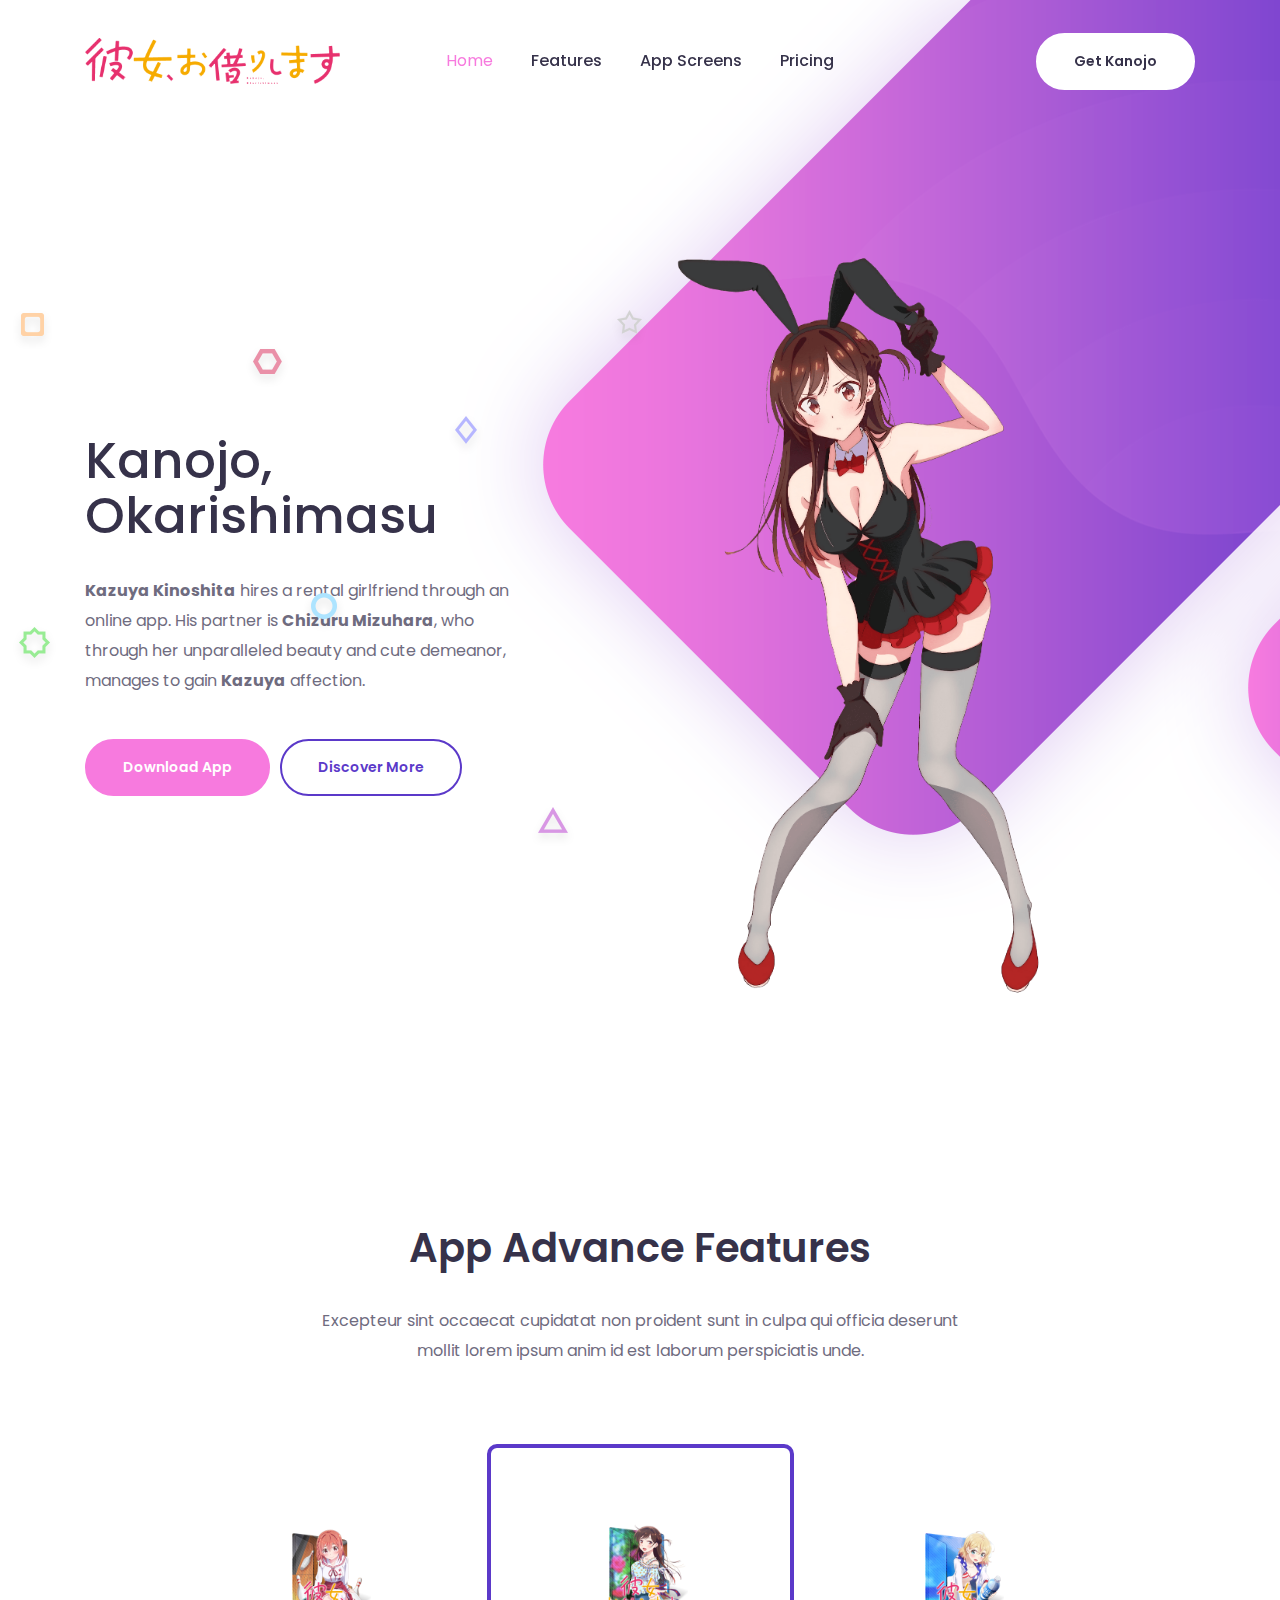
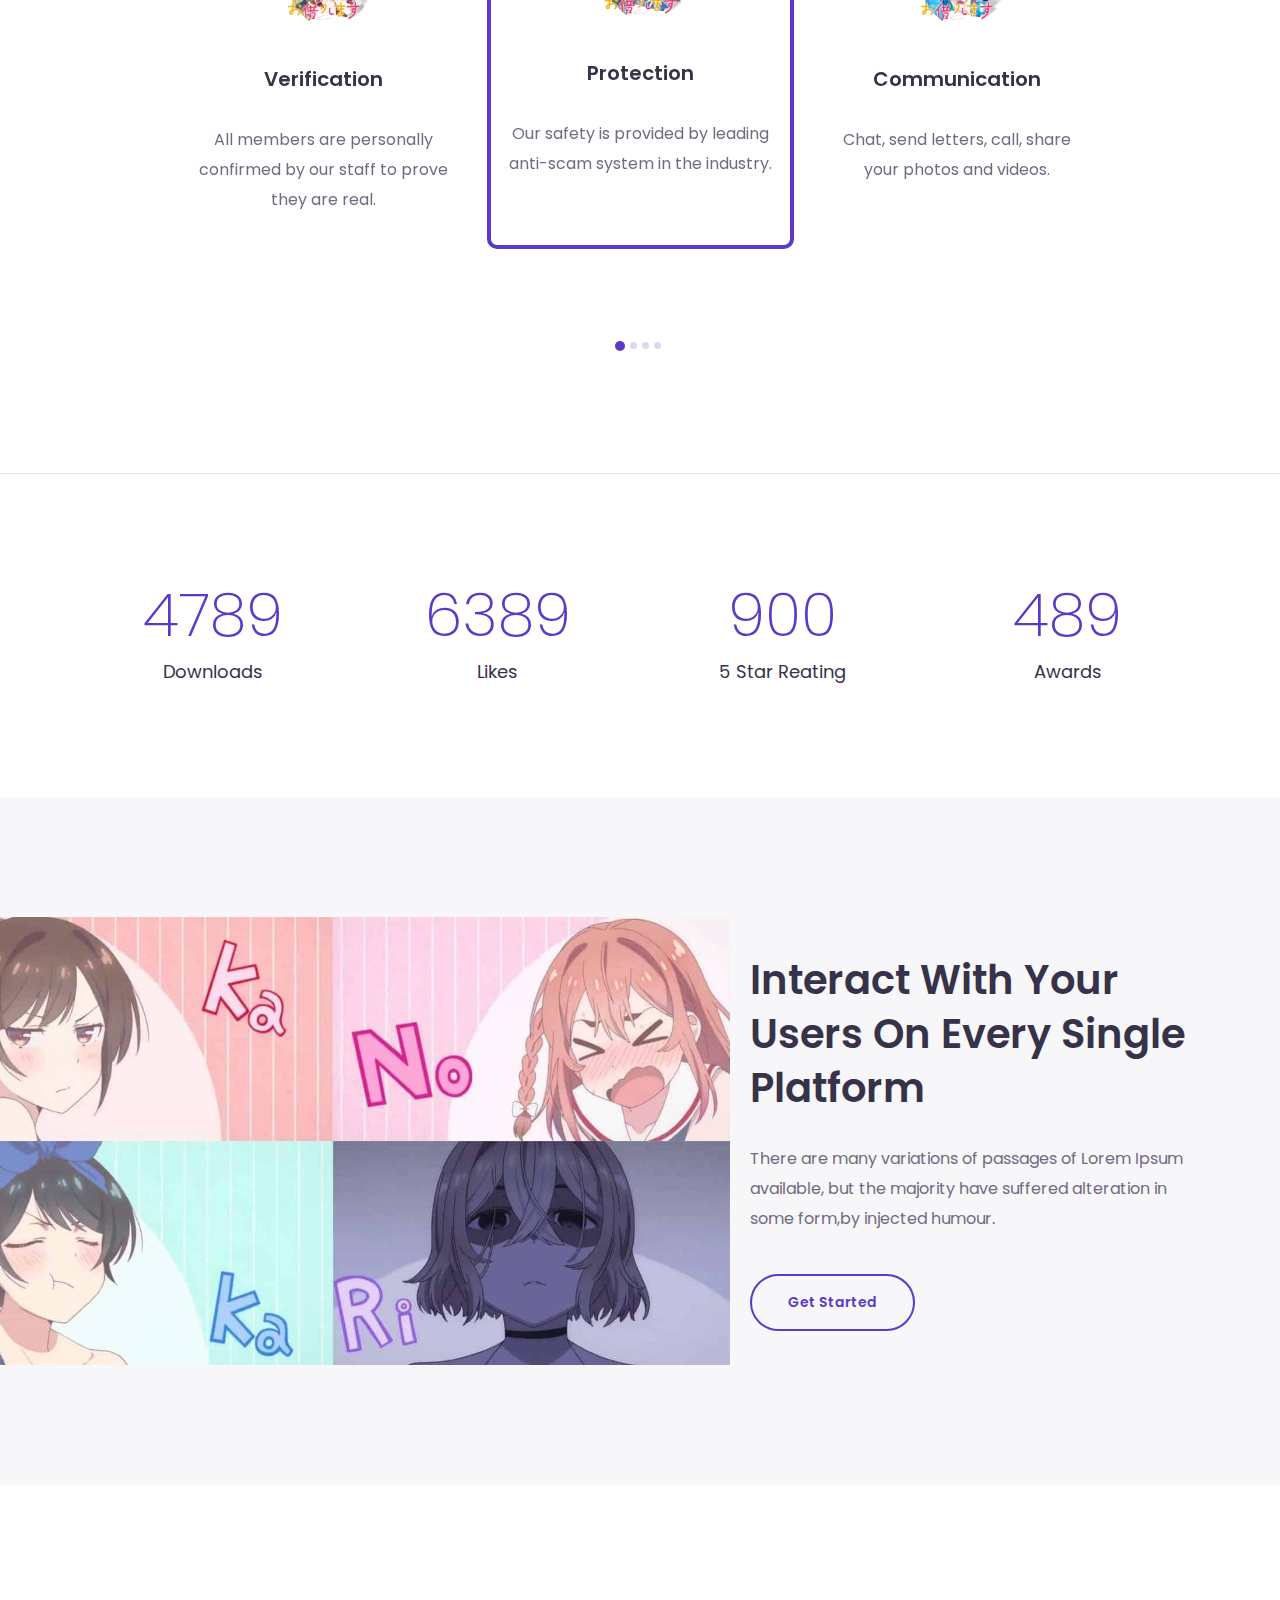
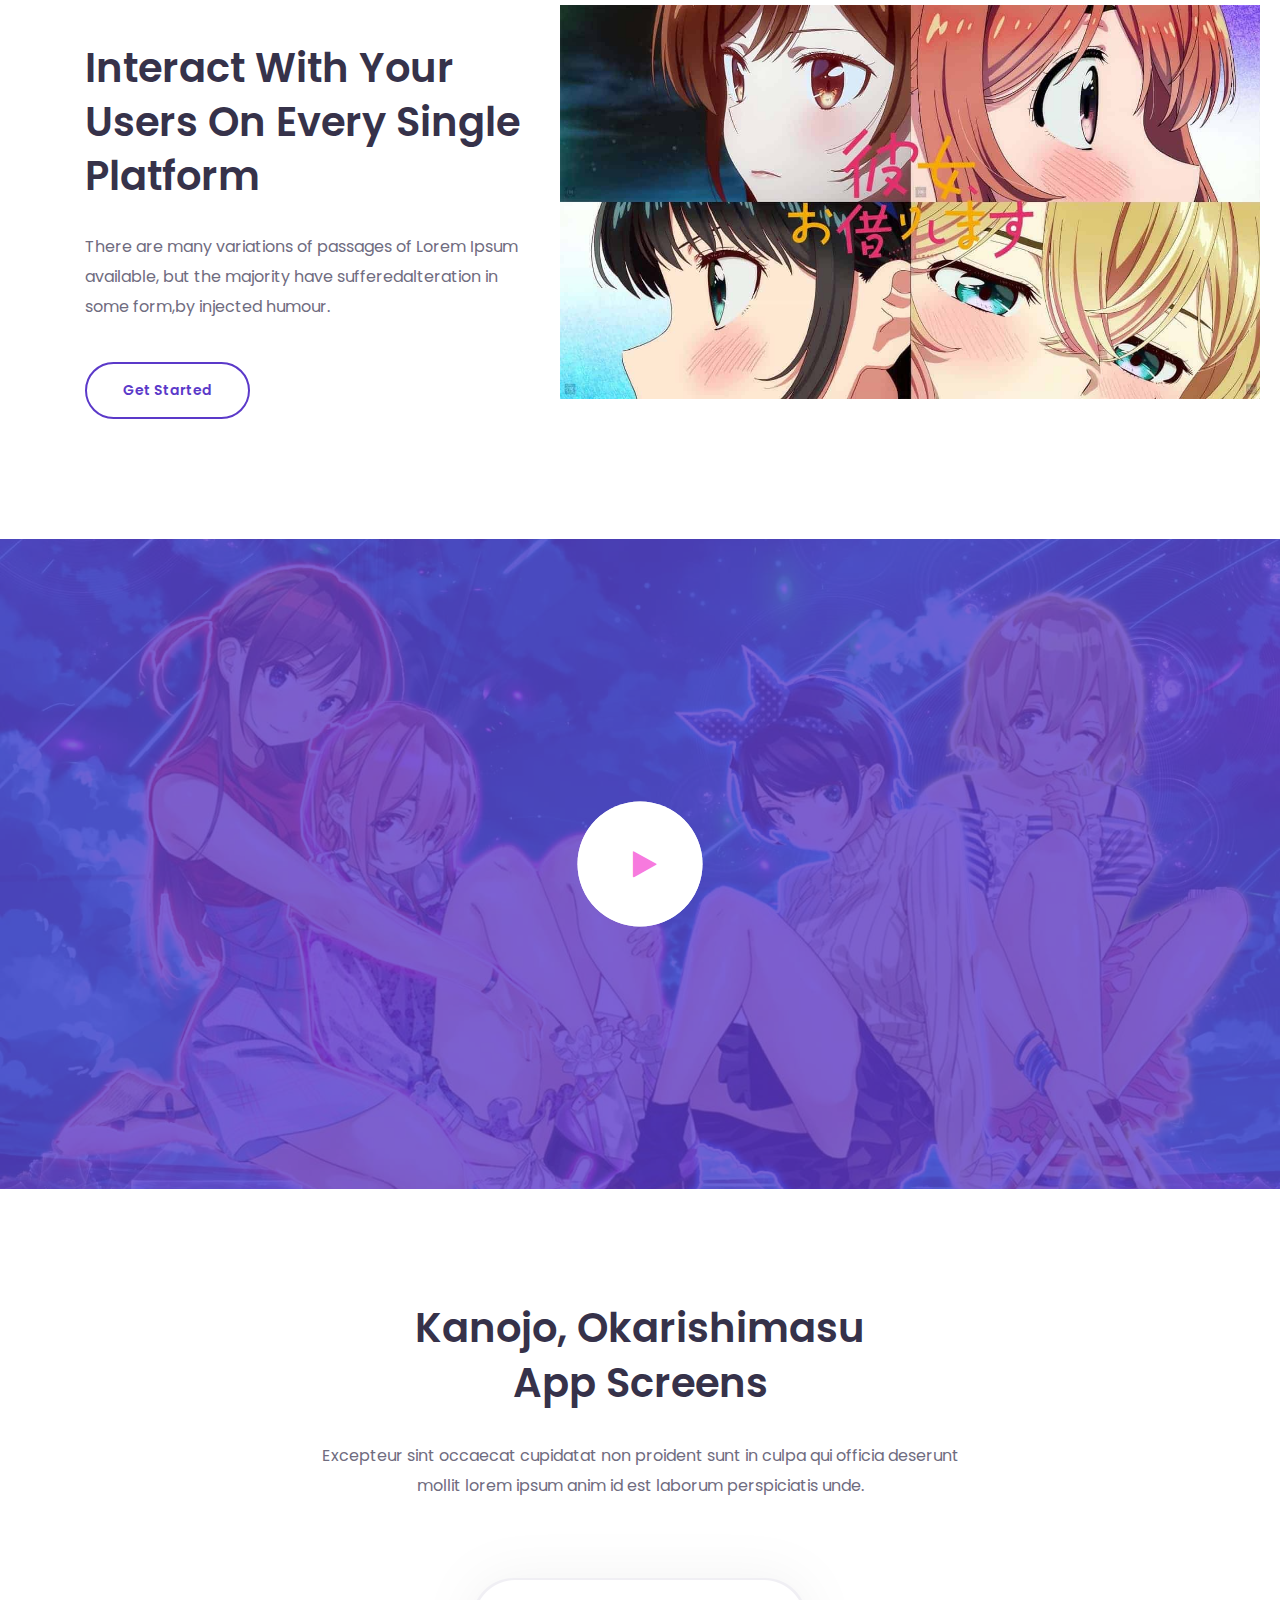
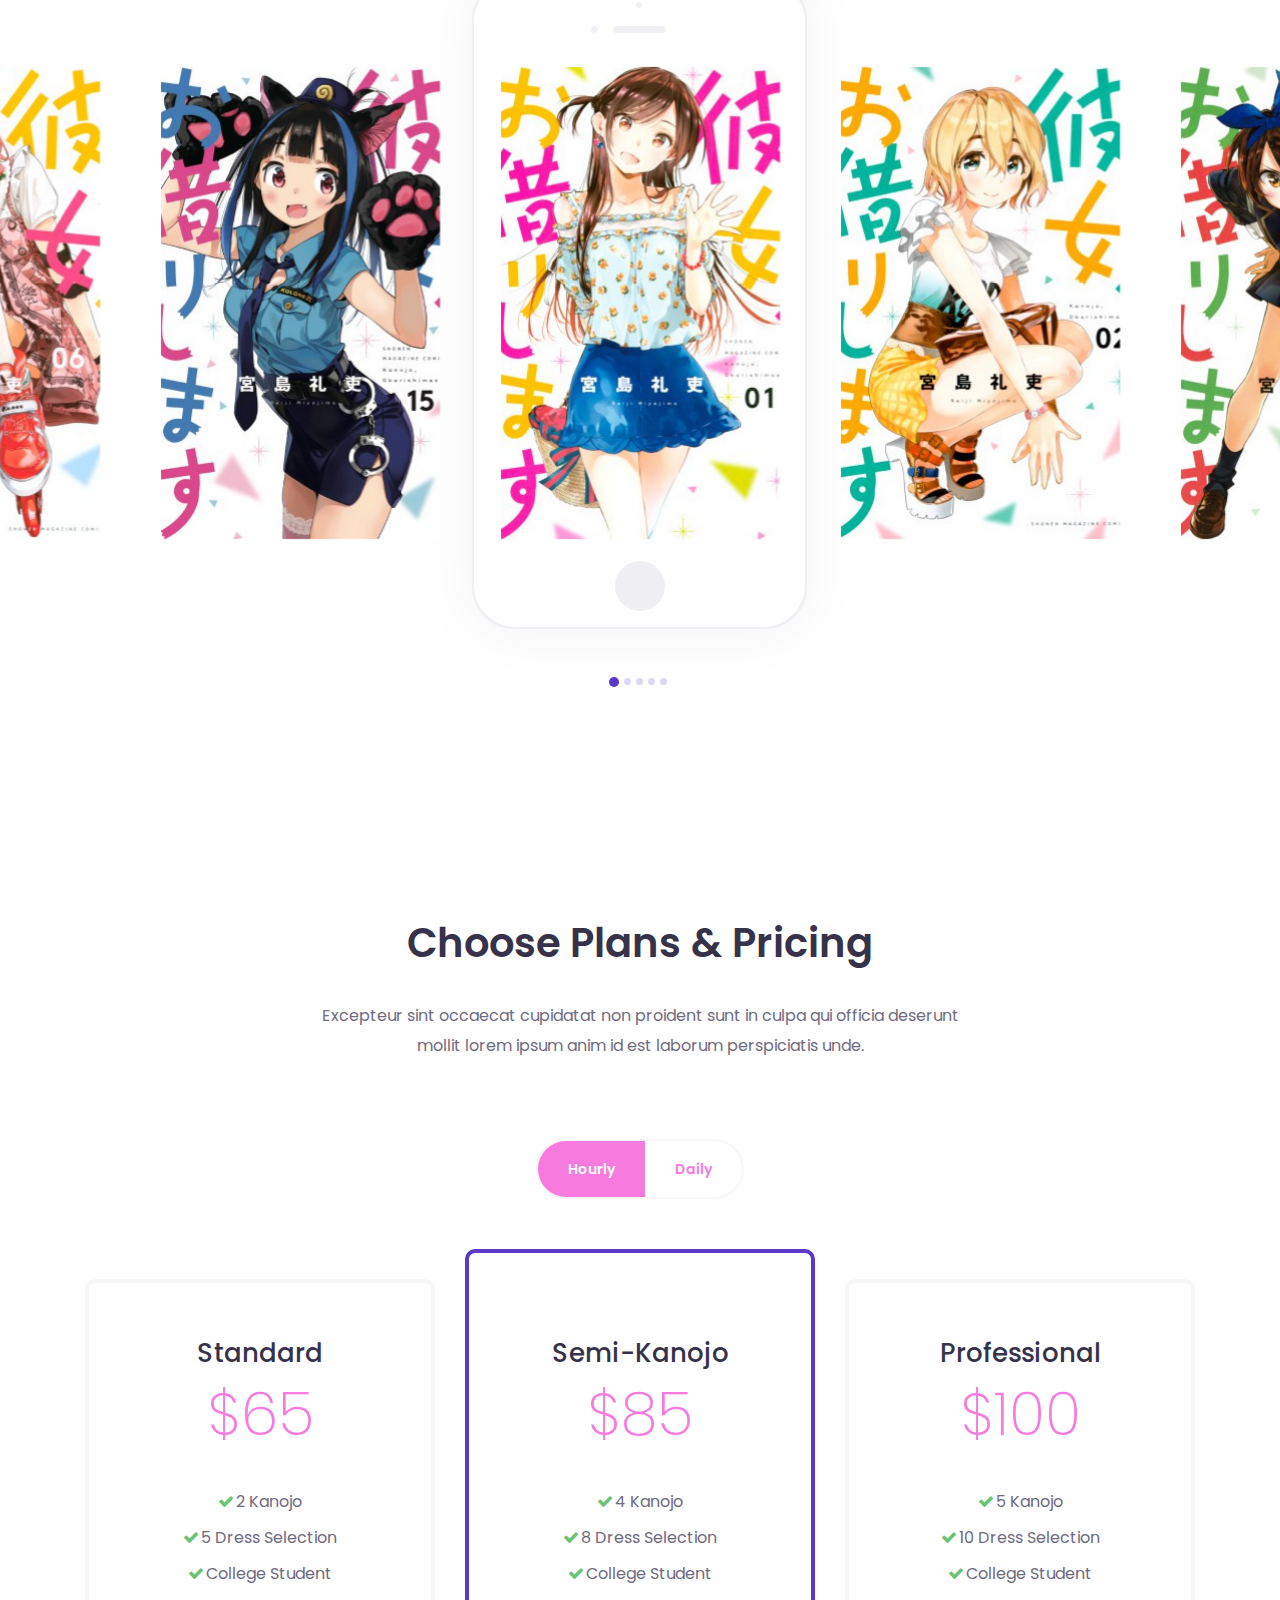
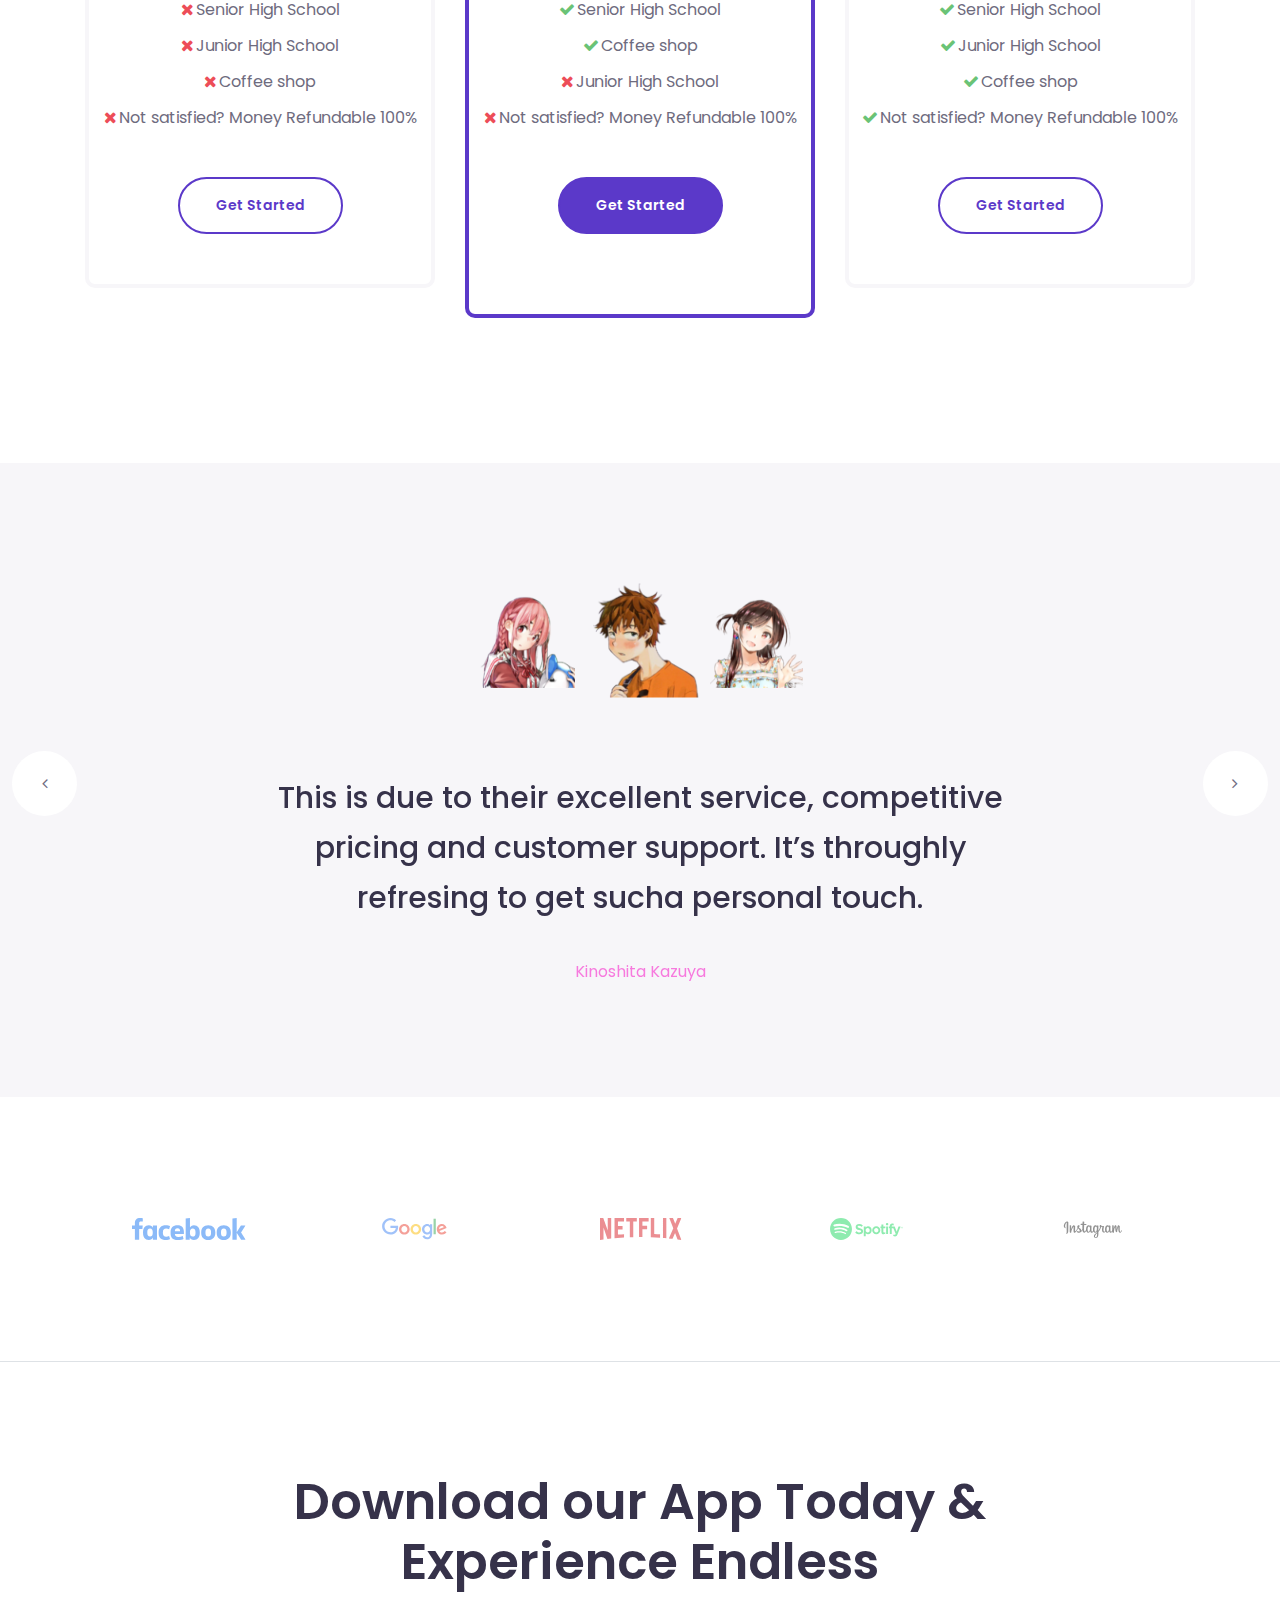
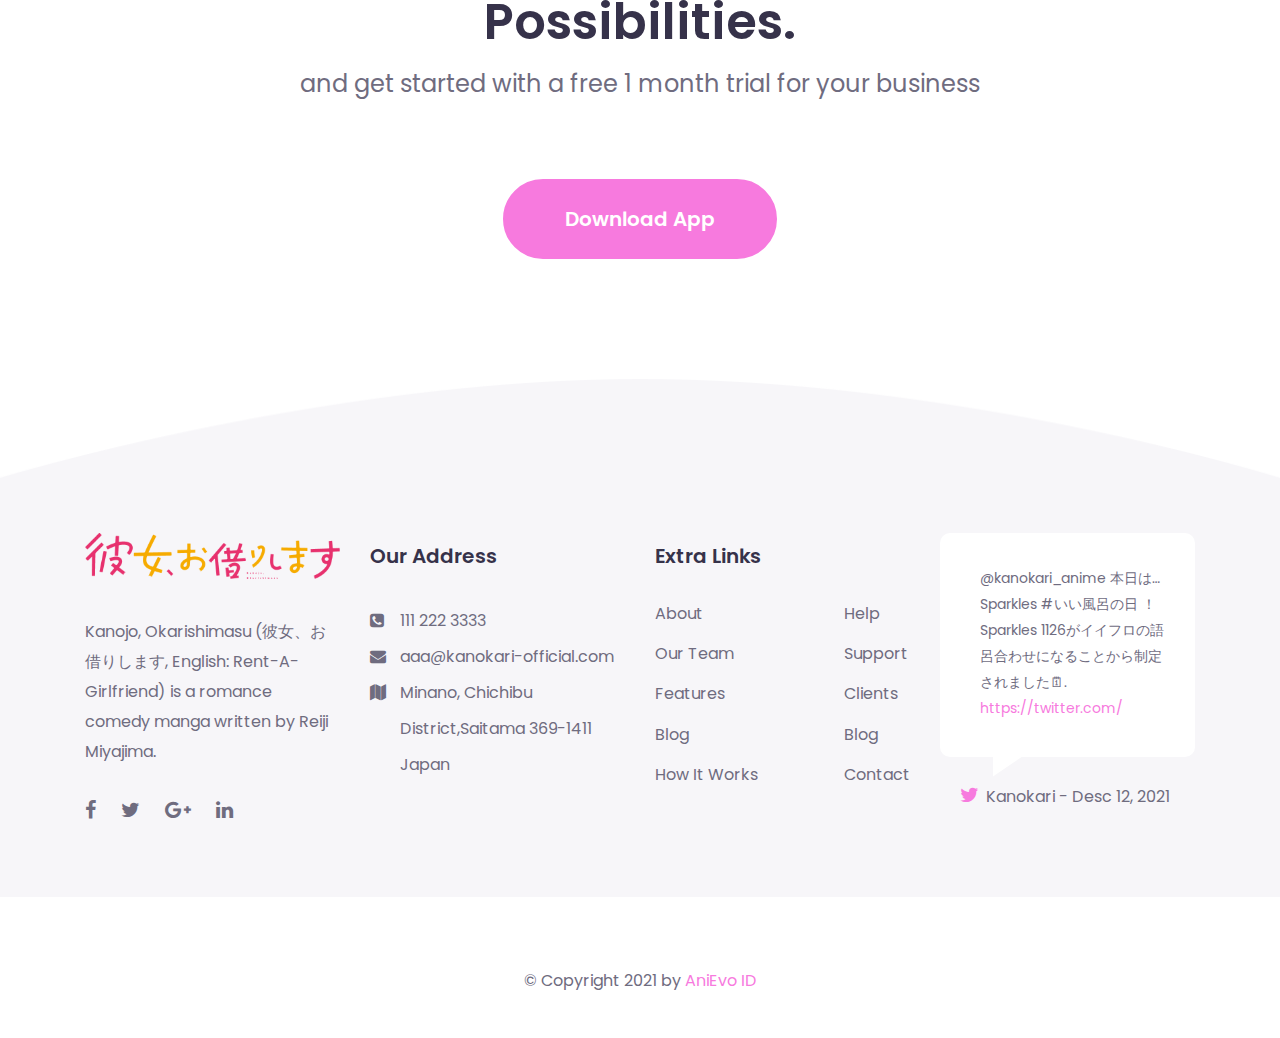
<file: index.html>
<!DOCTYPE html><html lang="en"><head><meta charset="utf-8"><meta name="viewport" content="width=device-width, initial-scale=1, shrink-to-fit=no"><meta http-equiv="X-UA-Compatible" content="IE=edge"><title>Kanojo, Okarishimasu</title><link rel="shortcut icon" type="image/png" href="assets/img/image/kanojo__okarishimasu___chizuru_ichinose_folder_by_edgina36_ddyiq8b.svg"><link href="https://fonts.googleapis.com/css?family=Poppins:200,300,400,500,600,700" rel="stylesheet"><link rel="stylesheet" href="assets/css/bootstrap.min.css"><link rel="stylesheet" href="assets/css/font-awesome.min.css"><link rel="stylesheet" href="assets/plugins/owl-carousel/owl.carousel.min.css"><link rel="stylesheet" href="assets/plugins/Magnific-Popup/magnific-popup.css"><link rel="stylesheet" href="assets/css/style.css"><link rel="stylesheet" href="assets/css/responsive.css"><link rel="stylesheet" href="assets/css/custom.css"></head><body id="home"><div class="preLoader"><div class="preload-inner"><div class="sk-cube-grid"><div class="sk-cube sk-cube1"></div><div class="sk-cube sk-cube2"></div><div class="sk-cube sk-cube3"></div><div class="sk-cube sk-cube4"></div><div class="sk-cube sk-cube5"></div><div class="sk-cube sk-cube6"></div><div class="sk-cube sk-cube7"></div><div class="sk-cube sk-cube8"></div><div class="sk-cube sk-cube9"></div></div></div></div><header class="header"><div class="main-header"><div class="main-menu-wrap"><div class="container"><div class="row align-items-center"><div class="col-xl-3 col-lg-3 col-md-4 col-6"><div class="logo"><a href="javascript:;"><img src="assets/img/image/Kanojo, Okarishimasu.png" data-rjs="2" alt="jironis"></a></div></div><div class="col-xl-6 col-lg-6 col-md-4 col-6 menu-button"><div class="menu--inner-area clearfix"><div class="menu-wraper"><nav><div class="header-menu dosis"><ul><li class="active"><a href="#home">Home</a></li><li><a href="#features">Features</a></li><li><a href="#app">App Screens</a></li><li><a href="#pricing">Pricing</a></li></li></ul></div></nav></div></div></div><div class="col-lg-3 col-md-4 col-sm-5 d-md-block d-none"><div class="urgent-call text-right"> <a href="#" class="btn">Get Kanojo</a></div></div></div></div></div></div></header><div class="banner-area-inner"><div class="banner-inner-area banner-area1"><div class="container"><div class="row align-items-center"><div class="col-md-8 col-lg-6 col-xl-5"><div class="banner-text-inner"><div class="banner-shape-wrap"><div class="banner-shape-inner"><img src="assets/img/banner/shaps1.png" alt="" class='shape shape1 rotate3d'><img src="assets/img/banner/shaps2.png" alt="" class='shape shape2 rotate2d'><img src="assets/img/banner/shaps3.png" alt="" class='shape shape3 rotate-2d'><img src="assets/img/banner/shaps4.png" alt="" class='shape shape4 rotate3d'><img src="assets/img/banner/shaps5.png" alt="" class='shape shape5 rotate2d'><img src="assets/img/banner/shaps6.png" alt="" class='shape shape6 rotate-2d'><img src="assets/img/banner/shaps7.png" alt="" class='shape shape7 rotate3d'></div></div><h1>Kanojo, Okarishimasu</h1><p><strong>Kazuya Kinoshita</strong> hires a rental girlfriend through an online app. His partner is <strong>Chizuru Mizuhara</strong>, who through her unparalleled beauty and cute demeanor, manages to gain <strong>Kazuya</strong> affection.</p><a href="#" class="btn">Download App</a><a href="#" class="btn">Discover More</a></div></div><div class="col-lg-5 offset-lg-1 col-md-4 offse-xl-2"><div class="banner-image"><img src="assets/img/image/Mizuhara-Chizuru.png" alt=""></div></div></div></div></div></div><section class="pb-110 pt-120" id='features'><div class="container"><div class="row justify-content-center"><div class="col-md-12 col-lg-8"><div class="section-title text-center"><h2>App Advance Features</h2><p>Excepteur sint occaecat cupidatat non proident sunt in culpa qui officia deserunt mollit lorem ipsum anim id est laborum perspiciatis unde.</p></div></div></div><div class="row justify-content-center"><div class="col-xl-10 col-lg-12"><div class="feature-carousel owl-carousel"><div class="single-feature-inner text-center"><div class="feature-icon"><img src="assets/img/image/kanojo__okarishimasu___chizuru_ichinose_folder_by_edgina36_ddyiq8b.ico" class="svg" alt=""></div><h5>Protection</h5><p>Our safety is provided by leading anti-scam system in the industry.</p></div><div class="single-feature-inner text-center"><div class="feature-icon"><img src="assets/img/image/kanojo__okarishimasu___mami_nanami_folder_icon_by_edgina36_ddyiqkd.ico" class="svg" alt=""></div><h5>Communication</h5><p>Chat, send letters, call, share your photos and videos.</p></div><div class="single-feature-inner text-center"><div class="feature-icon"><img src="assets/img/image/kanojo__okarishimasu___ruka_sarashina_folder_icon_by_edgina36_ddyiqeq.ico" class="svg" alt=""></div><h5>Free</h5><p>Message anyone, anytime, always free.</p></div><div class="single-feature-inner text-center"><div class="feature-icon"><img src="assets/img/image/kanojo__okarishimasu___sumi_sakurasawa_folder_icon_by_edgina36_ddyiqo4.ico" class="svg" alt=""></div><h5>Verification</h5><p>All members are personally confirmed by our staff to prove they are real.</p></div></div></div></div></div></section><section class="border-top pt-120 pb-80"><div class="container"><div class="row"><div class="col-md-3 col-sm-6"><div class="single-counter text-center"><span class="counter">4789</span><p>Downloads</p></div></div><div class="col-md-3 col-sm-6"><div class="single-counter text-center"><span class="counter">6389</span><p>Likes</p></div></div><div class="col-md-3 col-sm-6"><div class="single-counter text-center"><span class="counter">900</span><p>5 Star Reating</p></div></div><div class="col-md-3 col-sm-6"><div class="single-counter text-center"><span class="counter">489</span><p>Awards</p></div></div></div></div></section><section class="bg-2 pt-120 pb-120"><div class="container"><div class="row"><div class="col-lg-7 col-sm-7"><div class="user-interact-image"><img src="assets/img/image/uwp32650.jpg" alt=""></div></div><div class="col-lg-5 col-sm-5"><div class="user-interact-inner"><br/><h2>Interact With Your Users On Every Single Platform</h2><p>There are many variations of passages of Lorem Ipsum available, but the majority have suffered alteration in some form,by injected humour.</p><a href="#" class="btn">Get Started</a></div></div></div></div></section><section class="pt-120 pb-120"><div class="container"><div class="row"><div class="col-lg-5 col-sm-5"><div class="user-interact-inner"><br/><h2>Interact With Your Users On Every Single Platform</h2><p>There are many variations of passages of Lorem Ipsum available, but the majority have sufferedalteration in some form,by injected humour.</p><a href="#" class="btn">Get Started</a></div></div><div class="col-lg-7 col-sm-7"><div class="user-interact-image type2"><img src="assets/img/image/uwp32651.jpg" alt=""></div></div></div></div></section><section class="app-video" style="background-image: url('assets/img/image/499bd74d10448a19f9bec92703b579e6.jpg'); background-size: cover; background-position: 0% 28%; background-repeat: no-repeat; position: relative;"><div class="container"><div class="row"><div class="col-12"><div class="theme-video-wrap"><a href="https://www.youtube.com/watch?v=uIfxrlJg0Jw" class="video-btn" data-popup="video"><i class="fa fa-play"></i></a></div></div></div></div></section><section class="pt-120 pb-115" id='app'><div class="container"><div class="row justify-content-center"><div class="col-md-12 col-lg-8"><div class="section-title text-center"><h2>Kanojo, Okarishimasu<br/>App Screens</h2><p>Excepteur sint occaecat cupidatat non proident sunt in culpa qui officia deserunt mollit lorem ipsum anim id est laborum perspiciatis unde.</p></div></div></div></div><div class="app-scrin-inner"><div class="app-carousel-inner"><div class="app-carousel owl-carousel"><div class="single-app-image"><img src="assets/img/image/Kanojo, Okarishimasu - Frame1.jpg" data-rjs="2" alt=""></div><div class="single-app-image"><img src="assets/img/image/Kanojo, Okarishimasu - Frame2.jpg" data-rjs="2" alt=""></div><div class="single-app-image"><img src="assets/img/image/Kanojo, Okarishimasu - Frame3.jpg" data-rjs="2" alt=""></div><div class="single-app-image"><img src="assets/img/image/Kanojo, Okarishimasu - Frame4.jpg" data-rjs="2" alt=""></div><div class="single-app-image"><img src="assets/img/image/Kanojo, Okarishimasu - Frame5.jpg" data-rjs="2" alt=""></div></div></div></div></section><section class="pt-120 pb-115" id='pricing'><div class="container"><div class="row justify-content-center"><div class="col-md-12 col-lg-8"><div class="section-title text-center"><h2>Choose Plans & Pricing</h2><p>Excepteur sint occaecat cupidatat non proident sunt in culpa qui officia deserunt mollit lorem ipsum anim id est laborum perspiciatis unde.</p></div></div></div><div class="row"><div class="col-12"><div class="price-nav-wrap"><div class="price--nav-inner"><nav><div class="nav info-tabs"><a class="price--nav-item active" id="nav-contact-tab" data-toggle="tab" href="#month">Hourly</a><a class="price--nav-item" data-toggle="tab" href="#year">Daily</a></div></nav></div></div><div class="tab-content price-content"><div class="tab-pane fade active show" id="month" role="tabpanel"><div class="row"><div class="col-md-6 col-lg-4"><div class="single-price-plan text-center"><div class="single-price-top"><h4>Standard</h4><span>$65</span></div><div class="single-price-body"><div class="price-list"><ul><li><span><i class="fa fa-check" aria-hidden="true"></i></span>2 Kanojo</li><li><span><i class="fa fa-check" aria-hidden="true"></i></span>5 Dress Selection</li><li><span><i class="fa fa-check" aria-hidden="true"></i></span>College Student</li><li><span><i class="fa fa-times" aria-hidden="true"></i></span>Senior High School</li><li><span><i class="fa fa-times" aria-hidden="true"></i></span>Junior High School</li><li><span><i class="fa fa-times" aria-hidden="true"></i></span>Coffee shop</li><li><span><i class="fa fa-times" aria-hidden="true"></i></span>Not satisfied? Money Refundable 100%</li></ul></div><a href="#" class="btn">Get Started</a></div></div></div><div class="col-md-6 col-lg-4"><div class="single-price-plan active text-center"><div class="single-price-top"><h4>Semi-Kanojo</h4><span>$85</span></div><div class="single-price-body"><div class="price-list"><ul><li><span><i class="fa fa-check" aria-hidden="true"></i></span>4 Kanojo</li><li><span><i class="fa fa-check" aria-hidden="true"></i></span>8 Dress Selection</li><li><span><i class="fa fa-check" aria-hidden="true"></i></span>College Student</li><li><span><i class="fa fa-check" aria-hidden="true"></i></span>Senior High School</li><li><span><i class="fa fa-check" aria-hidden="true"></i></span>Coffee shop</li><li><span><i class="fa fa-times" aria-hidden="true"></i></span>Junior High School</li><li><span><i class="fa fa-times" aria-hidden="true"></i></span>Not satisfied? Money Refundable 100%</li></ul></div><a href="#" class="btn">Get Started</a></div></div></div><div class="col-md-6 col-lg-4"><div class="single-price-plan text-center"><div class="single-price-top"><h4>Professional</h4><span>$100</span></div><div class="single-price-body"><div class="price-list"><ul><li><span><i class="fa fa-check" aria-hidden="true"></i></span>5 Kanojo</li><li><span><i class="fa fa-check" aria-hidden="true"></i></span>10 Dress Selection</li><li><span><i class="fa fa-check" aria-hidden="true"></i></span>College Student</li><li><span><i class="fa fa-check" aria-hidden="true"></i></span>Senior High School</li><li><span><i class="fa fa-check" aria-hidden="true"></i></span>Junior High School</li><li><span><i class="fa fa-check" aria-hidden="true"></i></span>Coffee shop</li><li><span><i class="fa fa-check" aria-hidden="true"></i></span>Not satisfied? Money Refundable 100%</li></ul></div><a href="#" class="btn">Get Started</a></div></div></div></div></div><div class="tab-pane fade" id="year" role="tabpanel"><div class="row"><div class="col-md-6 col-lg-4"><div class="single-price-plan text-center"><div class="single-price-top"><h4>Standard</h4><span>$650</span></div><div class="single-price-body"><div class="price-list"><ul><li><span><i class="fa fa-check" aria-hidden="true"></i></span>3 Kanojo</li><li><span><i class="fa fa-check" aria-hidden="true"></i></span>7 Dress Selection</li><li><span><i class="fa fa-check" aria-hidden="true"></i></span>College Student</li><li><span><i class="fa fa-times" aria-hidden="true"></i></span>Senior High School</li><li><span><i class="fa fa-times" aria-hidden="true"></i></span>Junior High School</li><li><span><i class="fa fa-times" aria-hidden="true"></i></span>Coffee shop</li><li><span><i class="fa fa-times" aria-hidden="true"></i></span>Not satisfied? Money Refundable 100%</li></ul></div><a href="#" class="btn">Get Started</a></div></div></div><div class="col-md-6 col-lg-4"><div class="single-price-plan active text-center"><div class="single-price-top"><h4>Semi-Kanojo</h4><span>$850</span></div><div class="single-price-body"><div class="price-list"><ul><li><span><i class="fa fa-check" aria-hidden="true"></i></span>4 Kanojo</li><li><span><i class="fa fa-check" aria-hidden="true"></i></span>10 Dress Selection</li><li><span><i class="fa fa-check" aria-hidden="true"></i></span>College Student</li><li><span><i class="fa fa-check" aria-hidden="true"></i></span>Senior High School</li><li><span><i class="fa fa-check" aria-hidden="true"></i></span>Coffee shop</li><li><span><i class="fa fa-times" aria-hidden="true"></i></span>Junior High School</li><li><span><i class="fa fa-times" aria-hidden="true"></i></span>Not satisfied? Money Refundable 100%</li></ul></div><a href="#" class="btn">Get Started</a></div></div></div><div class="col-md-6 col-lg-4"><div class="single-price-plan text-center"><div class="single-price-top"><h4>Professional</h4><span>$1,000</span></div><div class="single-price-body"><div class="price-list"><ul><li><span><i class="fa fa-check" aria-hidden="true"></i></span>5 Kanojo</li><li><span><i class="fa fa-check" aria-hidden="true"></i></span>13 Dress Selection</li><li><span><i class="fa fa-check" aria-hidden="true"></i></span>College Student</li><li><span><i class="fa fa-check" aria-hidden="true"></i></span>Senior High School</li><li><span><i class="fa fa-check" aria-hidden="true"></i></span>Junior High School</li><li><span><i class="fa fa-check" aria-hidden="true"></i></span>Coffee shop</li><li><span><i class="fa fa-check" aria-hidden="true"></i></span>Not satisfied? Money Refundable 100%</li></ul></div><a href="#" class="btn">Get Started</a></div></div></div></div></div></div></div></div></div></section><section class="pt-120 pb-110 bg-2"><div class="container"><div class="row justify-content-center"><div class="col-md-8"><div class="testimonial-author-arousel text-center"><div class="testimonial-author-inner"><div class="author-carousel owl-carousel"><div class="single-author-imge"><img src="assets/img/image/Mugshot-Kazuya.png" alt=""></div><div class="single-author-imge"><img src="assets/img/image/Mugshot-Chizuru.png" alt=""></div><div class="single-author-imge"><img src="assets/img/image/Mugshot-Sumi.png" alt=""></div></div></div></div><div class="testimonial-author-comment text-center"><div class="author-comment-carousel owl-carousel"><div class="single-author-comment"><h4>This is due to their excellent service, competitive<br>pricing and customer support. It’s throughly<br>refresing to get sucha personal touch.</h4><p>Kinoshita Kazuya</p></div><div class="single-author-comment"><h4>This is due to their excellent service, competitive<br>pricing and customer support. It’s throughly<br>refresing to get sucha personal touch.</h4><p>Ichinose Chizuru</p></div><div class="single-author-comment"><h4>This is due to their excellent service, competitive<br>pricing and customer support. It’s throughly<br>refresing to get sucha personal touch.</h4><p>Sakurasawa Sumi</p></div></div></div></div></div></div></section><section class="pt-120 pb-120"><div class="container"><div class="row"><div class="col"><div class="partner-carousel-wrap"><div class="partner-carousel owl-carousel"><div class="single-partner"><img src="assets/img/image/aaa/GNSDF - Frame1.svg" alt=""></div><div class="single-partner"><img src="assets/img/image/aaa/GNSDF - Frame2.svg" alt=""></div><div class="single-partner"><img src="assets/img/image/aaa/GNSDF - Frame3.svg" alt=""></div><div class="single-partner"><img src="assets/img/image/aaa/GNSDF - Frame4.svg" alt=""></div><div class="single-partner"><img src="assets/img/image/aaa/GNSDF - Frame5.svg" alt=""></div></div></div></div></div></div></section><section class="border-top pt-110 pb-150"><div class="container"><div class="row justify-content-center"><div class="col-lg-10 col-md-12"><div class="download-app-inner text-center"><h2 class="h1">Download our App Today &<br>Experience Endless Possibilities.</h2><h3>and get started with a free 1 month trial for your business</h3><a href="#" class="btn">Download App</a></div></div></div></div></section><footer class="footer"><div class="footerbg"><img src="assets/img/footer-bg.png" alt=""></div><div class="footer-top pt-120 pb-110"><div class="container"><div class="row"><div class="col-lg-3 col-sm-6"><div class="footer-widget"><div class="footer-logo"><a href="javascript:;"><img src="assets/img/image/Kanojo, Okarishimasu.png" alt=""></a></div><p>Kanojo, Okarishimasu (彼女、お借りします, English: Rent-A-Girlfriend) is a romance comedy manga written by Reiji Miyajima.</p><div class="footer-social-area"><ul class="social-icons social-icons-light nav"><li><a href="#" target="_blank"><i class="fa fa-facebook-f"></i></a></li><li><a href="#" target="_blank"><i class="fa fa-twitter"></i></a></li><li><a href="#" target="_blank"><i class="fa fa-google-plus"></i></a></li><li><a href="#" target="_blank"><i class="fa fa-linkedin"></i></a></li></ul></div></div></div><div class="col-lg-3 col-sm-6"><div class="footer-widget"><div class="widget-header"><h5>Our Address</h5></div><div class="widget-body"><ul class="address-list"><li><span><i class="fa fa-phone-square"></i></span>111 222 3333</li><li><span><i class="fa fa-envelope"></i></span>aaa@kanokari-official.com</li><li><span><i class="fa fa-map"></i></span>Minano, Chichibu District,Saitama 369-1411 Japan</li></ul></div></div></div><div class="col-lg-3 col-sm-6"><div class="footer-widget"><div class="widget-header"><h5>Extra Links</h5></div></div><div class="widget-body"><div class="extra-link"><div class="link-left"><ul><li><a href="#">About</a></li><li><a href="#">Our Team</a></li><li><a href="#">Features</a></li><li><a href="#">Blog</a></li><li><a href="#">How It Works</a></li></ul></div><div class="link-right"><ul><li><a href="#">Help</a></li><li><a href="#">Support</a></li><li><a href="#">Clients</a></li><li><a href="#">Blog</a></li><li><a href="#">Contact</a></li></ul></div></div></div></div><div class="col-lg-3 col-sm-6"><div class="footer-widget"><div class="widget-body"><div class="twetter-post-inner"><div class="footer-post-details">@kanokari_anime 本日は… Sparkles #いい風呂の日 ！Sparkles 1126がイイフロの語呂合わせになることから制定されました🗓. <br><a href="https://twitter.com/kanokari_anime/status/1464156978301657089">https://twitter.com/</a></div><div class="twetter-post"><span><i class="fa fa-twitter"></i></span>Kanokari - Desc 12, 2021</div></div></div></div></div></div></div></div><div class="footer-bottom"><div class="footer-text text-center"><p>© Copyright 2021 by <a href="https://anievo.id/" target="_blank">AniEvo ID</a></p></div></div></footer><div class="back-to-top"><a href="#"><i class="fa fa-chevron-up"></i></a></div><script src="assets/js/jquery-3.3.1.min.js"></script><script src="assets/js/bootstrap.bundle.min.js"></script><script src="assets/plugins/waypoints/jquery.waypoints.min.js"></script><script src="assets/plugins/parsley/parsley.min.js"></script><script src="assets/plugins/parallax/parallax.js"></script><script src="assets/plugins/owl-carousel/owl.carousel.min.js"></script><script src="assets/js/menu.min.js"></script><script src="assets/plugins/Magnific-Popup/jquery.magnific-popup.min.js"></script><script src="assets/plugins/waypoints/jquery.counterup.min.js"></script><script src="assets/js/scripts.js"></script><script src="assets/js/custom.js"></script></body></html>
</file>
<file: assets/css/style.css>
input::-webkit-outer-spin-button,input::-webkit-inner-spin-button{-webkit-appearance:none;margin:0}input[type=number]{-moz-appearance:textfield}::-moz-selection{background:#31333e;color:#fff;text-shadow:none}::selection{background:#31333e;color:#fff;text-shadow:none}button:focus,input:focus,select:focus,textarea:focus{outline:none !important}button[type=submit]{cursor:pointer;border:none}textarea{resize:none}img{max-width:100%;height:auto}a{color:#f77ade;-webkit-transition:all .2s;transition:all .2s}a:hover{color:#f77ade}a,a:hover,a:active,a:focus{text-decoration:none;outline:none}h1,h2,h3,h4,h5,h6,.h1,.h2,.h3,.h4,.h5,.h6{font-family:'Poppins',sans-serif;color:#36324a}h1,.h1{font-size:50px;line-height:55px}h2,.h2{font-size:40px;line-height:55px}h3,.h3{font-size:30px}h4,.h4{font-size:26px}h5,.h5{font-size:20px}h6,.h6{font-size:16px}p{font-family:'Poppins',sans-serif;line-height:30px;margin-bottom:25px;font-weight:400;font-size:16px}body{font-family:'Poppins',sans-serif;font-size:16px;color:#6f6c7f;line-height:36px;background:#fff;overflow-x:hidden !important;font-weight:400}
.theme-color{color:#5b39c9}.theme-bg{background:#5b39c9}.btn{cursor:pointer;z-index:1;position:relative;padding:16px 36px;color:#5b39c9;font-weight:600;text-transform:capitalize;overflow:hidden;border:2px solid #5b39c9;border-radius:50px;overflow:hidden;-webkit-transition:.3s all linear;transition:.3s all linear;font-size:14px}.btn.active,.btn:hover,.btn:focus{color:#fff;text-decoration:none}.btn:before{content:" ";position:absolute;top:48%;left:48%;z-index:-1;-webkit-transform:scale(0);transform:scale(0);width:11px;height:11px;-webkit-transition:.3s all linear;transition:.3s all linear;opacity:0;visibility:hidden;background:#5b39c9;border-radius:50px}.btn:hover{border-color:#5b39c9}.btn:hover:before{-webkit-transform:scale(20);transform:scale(20);opacity:1;visibility:visible}.btn:focus,.form-control:focus{box-shadow:none !important}.disabled{pointer-events:none}.bg-2{background-color:#f7f6f9}ul,li{margin-bottom:0;list-style:none;padding:0}.font-weight-600{font-weight:600}b,strong{font-weight:700}
.list-inline>li{display:inline-block}.form-control{font-size:14px}.form-control:focus{border-color:#fff}input.parsley-error,textarea.parsley-error,select.parsley-error{border:1px solid red !important}.half-gutter{margin-right:-7.5px;margin-left:-7.5px}.half-gutter>.col,.half-gutter>[class*=col-]{padding-right:7.5px;padding-left:7.5px}.no-gutters-padding{padding-right:0;padding-left:0}.theme-list-style{padding:0;list-style:none}.theme-list-style li{font-weight:600;color:#4c4f60;padding:5px 0}.theme-list-style li:before{content:'\f05d';font-family:'FontAwesome';color:#6f6c7f;font-size:12px;font-weight:400;margin-right:10px}.theme-input-style{font-size:16px;width:100%;height:70px;padding:0 20px 0;-webkit-transition:all .2s;transition:all .2s;background:0 0;border:none;border:4px solid #f7f6f9;opacity:1;border-radius:10px;color:#6f6c7f;margin-bottom:30px}textarea.theme-input-style{padding:10px;min-height:120px;display:block}label input[type=checkbox],label input[type=radio]{position:relative;top:2px;margin-right:5px}
.form-group{position:relative}.table-bordered,.table-bordered td,.table-bordered th{border-color:#e2e6fb}.alignleft{float:left;margin-right:15px;margin-bottom:15px}.alignright{float:right;margin-left:15px;margin-bottom:15px}.aligncenter{clear:both;display:block;margin:0 auto 15px}.pt-150{padding-top:150px}.pb-150{padding-bottom:150px}.pt-140{padding-top:140px}.pb-140{padding-bottom:140px}.pt-130{padding-top:130px}.pb-130{padding-bottom:130px}.pt-120{padding-top:120px}.pt-115{padding-top:115px}.pb-115{padding-bottom:115px}.pb-120{padding-bottom:120px}.pt-110{padding-top:110px}.pb-110{padding-bottom:110px}.pt-100{padding-top:100px}.pb-100{padding-bottom:100px}.pt-90{padding-top:90px}.pb-90{padding-bottom:90px}.pt-80{padding-top:80px}.pb-80{padding-bottom:80px}.pt-70{padding-top:70px}.pb-70{padding-bottom:70px}.pt-60{padding-top:60px}.pb-60{padding-bottom:60px}.pt-55{padding-top:55px}.pb-55{padding-bottom:55px}.pt-50{padding-top:50px}.pb-50{padding-bottom:50px}.pt-30{padding-top:30px}.pb-30{padding-bottom:30px}
.pt-20{padding-top:20px}.pb-20{padding-bottom:20px}.mt-140{margin-top:140px}.mb-140{margin-bottom:140px}.mt-120{margin-top:120px}.mb-120{margin-bottom:120px}.mt-70{margin-top:70px}.mb-70{margin-bottom:70px}.mt-60{margin-top:60px}.mb-60{margin-bottom:60px}.mt-50{margin-top:50px}.mb-50{margin-bottom:50px}.mt-40{margin-top:40px}.mb-40{margin-bottom:40px}.mt-30{margin-top:30px}.mb-30{margin-bottom:30px}.animated{-webkit-animation-duration:1s;animation-duration:1s;-webkit-animation-fill-mode:backwards;animation-fill-mode:backwards}.animated.infinite{-webkit-animation-iteration-count:infinite;animation-iteration-count:infinite}@-webkit-keyframes fadeInDown{0%{opacity:0;-ms-filter:"alpha(opacity=0)";-webkit-transform:translate3d(0,-40px,0);transform:translate3d(0,-40px,0)}to{opacity:1;-ms-filter:"alpha(opacity=100)";-webkit-transform:translateZ(0);transform:translateZ(0)}}@keyframes fadeInDown{0%{opacity:0;-ms-filter:"alpha(opacity=0)";-webkit-transform:translate3d(0,-40px,0);transform:translate3d(0,-40px,0)}
to{opacity:1;-ms-filter:"alpha(opacity=100)";-webkit-transform:translateZ(0);transform:translateZ(0)}}.fadeInDown{-webkit-animation-name:fadeInDown;animation-name:fadeInDown}@-webkit-keyframes fadeInUp{0%{opacity:0;-ms-filter:"alpha(opacity=0)";-webkit-transform:translate3d(0,40px,0);transform:translate3d(0,40px,0)}to{opacity:1;-ms-filter:"alpha(opacity=100)";-webkit-transform:translateZ(0);transform:translateZ(0)}}@keyframes fadeInUp{0%{opacity:0;-ms-filter:"alpha(opacity=0)";-webkit-transform:translate3d(0,40px,0);transform:translate3d(0,40px,0)}to{opacity:1;-ms-filter:"alpha(opacity=100)";-webkit-transform:translateZ(0);transform:translateZ(0)}}.fadeInUp{-webkit-animation-name:fadeInUp;animation-name:fadeInUp}@-webkit-keyframes fadeInLeft{from{opacity:0;-ms-filter:"alpha(opacity=0)";-webkit-transform:translate3d(-50%,0,0);transform:translate3d(-50%,0,0)}to{opacity:1;-ms-filter:"alpha(opacity=100)";-webkit-transform:translate3d(0,0,0);transform:translate3d(0,0,0)}}@keyframes fadeInLeft{from{opacity:0;-ms-filter:"alpha(opacity=0)";-webkit-transform:translate3d(-50%,0,0);transform:translate3d(-50%,0,0)}
to{opacity:1;-ms-filter:"alpha(opacity=100)";-webkit-transform:translate3d(0,0,0);transform:translate3d(0,0,0)}}.fadeInLeft{-webkit-animation-name:fadeInLeft;animation-name:fadeInLeft}@-webkit-keyframes fadeInRight{from{opacity:0;-ms-filter:"alpha(opacity=0)";-webkit-transform:translate3d(50%,0,0);transform:translate3d(50%,0,0)}to{opacity:1;-ms-filter:"alpha(opacity=100)";-webkit-transform:translate3d(0,0,0);transform:translate3d(0,0,0)}}@keyframes fadeInRight{from{opacity:0;-ms-filter:"alpha(opacity=0)";-webkit-transform:translate3d(50%,0,0);transform:translate3d(50%,0,0)}to{opacity:1;-ms-filter:"alpha(opacity=100)";-webkit-transform:translate3d(0,0,0);transform:translate3d(0,0,0)}}.fadeInRight{-webkit-animation-name:fadeInRight;animation-name:fadeInRight}@-webkit-keyframes spin{0%{-webkit-transform:rotate(0deg);transform:rotate(0deg)}100%{-webkit-transform:rotate(360deg);transform:rotate(360deg)}}@keyframes spin{0%{-webkit-transform:rotate(0deg);transform:rotate(0deg)}100%{-webkit-transform:rotate(360deg);transform:rotate(360deg)}
}.spin{-webkit-animation:spin 2s linear infinite;animation:spin 1s linear infinite}@-webkit-keyframes bounce{0%{-webkit-transform:translateY(0px);transform:translateY(0px)}50%{-webkit-transform:translateY(-40px);transform:translateY(-40px)}100%{-webkit-transform:translateY(0px);transform:translateY(0px)}}@keyframes bounce{0%{-webkit-transform:translateY(0px);transform:translateY(0px)}50%{-webkit-transform:translateY(-40px);transform:translateY(-40px)}100%{-webkit-transform:translateY(0px);transform:translateY(0px)}}.bounce{-webkit-animation:bounce 2s linear infinite;animation:bounce 1s linear infinite}@-webkit-keyframes rotate2d{0%{-webkit-transform:rotate(0deg);transform:rotate(0deg)}100%{-webkit-transform:rotate(360deg);transform:rotate(360deg)}}@keyframes rotate2d{0%{-webkit-transform:rotate(0deg);transform:rotate(0deg)}100%{-webkit-transform:rotate(360deg);transform:rotate(360deg)}}.rotate2d{-webkit-animation:rotate2d 2s linear infinite;animation:rotate2d 1s linear infinite}@-webkit-keyframes rotate-2d{0%{-webkit-transform:rotate(0deg);transform:rotate(0deg)}
100%{-webkit-transform:rotate(-360deg);transform:rotate(-360deg)}}@keyframes rotate-2d{0%{-webkit-transform:rotate(0deg);transform:rotate(0deg)}100%{-webkit-transform:rotate(-360deg);transform:rotate(-360deg)}}.rotate-2d{-webkit-animation:rotate-2d 2s linear infinite;animation:rotate-2d 1s linear infinite}@-webkit-keyframes rotate3d{0%{-webkit-transform:rotateY(0deg);transform:rotateY(0deg)}100%{-webkit-transform:rotateY(360deg);transform:rotateY(360deg)}}@keyframes rotate3d{0%{-webkit-transform:rotateY(0deg);transform:rotateY(0deg)}100%{-webkit-transform:rotateY(360deg);transform:rotateY(360deg)}}.rotate3d{-webkit-animation:rotate3d 2s linear infinite;animation:rotate3d 1s linear infinite}.main-header{box-shadow:none;position:fixed;z-index:999;width:100%;top:0;left:0;-webkit-transition:background .3s;transition:background .3s;padding:30px 0}.urgent-call span{margin-right:15px;display:inline-block}.main-header.stuck{position:fixed;top:0;box-shadow:0 0 10px rgba(0,0,0,.15);width:100%}.header-menu,.header-menu ul,.header-menu ul li,.header-menu ul li a,.header-menu #menu-button{margin:0;padding:0;border:0;list-style:none;line-height:1;display:block;position:relative}
.header-menu #menu-button{display:none}.header-menu>ul ul{text-align:left;z-index:99999}.header-menu{-webkit-transition:.3s all linear;transition:.3s all linear}.header-menu>ul>li{display:inline-block;float:left}.header-menu>ul>li.has-sub:hover:after{content:'';position:absolute;width:100%;height:2em;bottom:-2em;cursor:pointer;left:0}.header-menu>ul>li{padding-left:19px;padding-right:19px}.header-menu>ul>li>a{padding:23px 0 23px;font-size:16px;color:#36324a;font-weight:500}.main-header.sticky .header-menu>ul>li>a{color:#36324a}.header-menu>ul>li:hover>a,.header-menu>ul>li.active>a{color:#081340}.main-header .header-menu>ul>li:hover>a,.main-header .header-menu>ul>li.active>a{color:#f77ade;font-weight:400}.header-menu ul ul{position:absolute;left:-9999px;opacity:0;-webkit-transition:top .2s ease,opacity .2s ease;transition:top .2s ease,opacity .2s ease}.header-menu>ul>li:hover>ul{left:auto;top:60px;opacity:1}.header-menu>ul>li>ul{top:30px;background:#081340;box-shadow:0 0 10px rgba(0,0,0,.1);-webkit-transition:top .2s ease,opacity .2s ease;transition:top .2s ease,opacity .2s ease;border-radius:5px}
.header-menu.align-right>ul>li:hover>ul{right:0}.header-menu ul ul ul{top:32px;box-shadow:0 0 10px rgba(0,0,0,.1)}.header-menu ul ul ul:after{content:"";position:absolute;left:-10px;top:0;width:10px;height:100%;z-index:-1}.header-menu ul ul ul li{background:#fff}.header-menu ul ul>li:hover>ul{top:0;left:180px;opacity:1}.header-menu.align-right ul ul>li:hover>ul{left:auto;right:178px;padding-left:0;padding-right:10px;opacity:1}.header-menu ul ul li a{width:186px;padding:8px 20px;font-size:16px;line-height:1.25;position:relative;background:#081340;-webkit-transition:all .2s;transition:all .2s;color:#979caf}.main-header.sticky .header-menu ul ul li a{background:#081340;color:#979caf}.header-menu ul ul li a i{position:absolute;right:15px;top:16px;font-size:10px}.header-menu ul ul li:hover>a,.header-menu ul ul li>a:hover,.header-menu ul ul li.active>a{color:#fff}.main-header.sticky .header-menu ul ul li:hover>a,.main-header.sticky .header-menu ul ul li>a:hover,.main-header.sticky .header-menu ul ul li.active>a{color:#fff}
.menu-wraper{float:right}.header-menu>ul{-webkit-transition:.3s all linear;transition:.3s all linear}.header-menu>ul>li:last-child{margin-right:0}.header-menu ul ul ul,.header-menu ul ul{padding:8px 0;background:#fff}.header-menu>ul>li>ul .has-sub-item{position:relative}.header-menu>ul>li>ul .has-sub-item:after{content:">";position:absolute;right:10px;top:50%;-webkit-transform:translateY(-50%);transform:translateY(-50%)}.logo .sticky-logo{display:none}.logo .sticky-logo{display:none}.main-header.sticky .logo .default-logo{display:none}.main-header.sticky .logo .sticky-logo{display:block}.main-header.sticky{background:#fff;position:fixed;width:100%;-webkit-animation-duration:.5s;animation-duration:.5s;box-shadow:0 0 10px rgba(0,0,0,.15)}.menu-button{display:-webkit-box;display:-ms-flexbox;display:flex;-webkit-box-align:center;-ms-flex-align:center;align-items:center;-webkit-box-pack:center;-ms-flex-pack:center;justify-content:center}.signup--out-btn{margin-left:16px}.main-header .header-menu ul ul li.active a:before{visibility:visible;opacity:1;background:#53e1ff}
.main-header .header-menu ul .has-sub-item ul .has-sub-item ul li a:before{visibility:hidden;opacity:0}.main-header .header-menu ul .has-sub-item ul .has-sub-item ul li a:hover:before{visibility:visible;opacity:1}.inner-header .header-menu>ul>li>a{color:#fff}.inner-header a.btn{border-color:#fff;color:#36324a;background:#fff}.main-header.inner-header .btn:before{background:#36324a;visibility:hidden;opacity:0;-webkit-transform:scale(0);transform:scale(0)}.main-header.inner-header .btn:hover{color:#fff;background:#36324a}.main-header.inner-header .btn:hover:before{background:#36324a;visibility:visible;opacity:1;-webkit-transform:scale(20);transform:scale(20)}.sticky .main-menu-wrap .btn{border-color:#5b39c9;color:#36324a;background:#fff}.main-menu-wrap .btn:hover{border-color:#36324a;background:#36324a;color:#fff}.main-menu-wrap .btn:before{background:#36324a}.sticky .main-menu-wrap .btn:hover{border-color:#36324a}.main-header.blog-header .header-menu>ul>li:hover>a,.main-header.blog-header .header-menu>ul>li.active>a{color:#fff;font-weight:400}
.sticky.main-header.blog-header .header-menu>ul>li:hover>a,.sticky.main-header.blog-header .header-menu>ul>li.active>a{color:#333;font-weight:400}.main-menu-wrap .btn{background:#fff;border-color:#fff;color:#36324a}.inner-header .header-menu>ul>li:hover>a,.inner-header .header-menu>ul>li:focus>a,.inner-header .header-menu>ul>li:active>a{color:#fff}.sticky.inner-header .header-menu>ul>li:hover>a,.sticky.inner-header .header-menu>ul>li:focus>a,.sticky.inner-header .header-menu>ul>li:active>a{color:#36324a}.banner-inner-area{padding:217px 0 96px;position:relative;overflow:hidden}.banner-area1 .banner-text-wrap h1{font-weight:600;line-height:80px;margin-bottom:20px}.banner-inner-area.banner-area1:before{background:url(../img/banner/main-base.png);background-position:top right;background-repeat:no-repeat;height:100%;width:100%;top:0;right:-19%;position:absolute;content:""}.banner-area1 .banner-text-wrap span{color:#ffa21d;font-size:30px;margin-bottom:7px;display:block}.banner-area1 .banner-text-wrap{padding:0}
.banner-text-inner h1{color:#36324a;margin-bottom:33px}.banner-text-inner p{margin-bottom:43px}.banner-text-inner .btn{background:#f77ade;border-color:#f77ade;color:#fff}.banner-text-inner .btn:hover{background:#36324a;border-color:#36324a;color:#fff}.banner-text-inner .btn:before{background:#36324a}.banner-text-inner .btn+.btn{background:0 0;border-color:#5b39c9;color:#5b39c9;margin-left:10px}.banner-text-inner .btn+.btn:hover{color:#fff;border-color:#5b39c9;background:#5b39c9}.banner-text-inner .btn+.btn:hover:before{background:#5b39c9}.banner-image{-webkit-animation:bounce 1s ease-in-out 0s infinite alternate;animation:bounce 1s ease-in-out 0s infinite alternate}.main-header.sticky .logo .main-logo2{display:none}@keyframes bounce{0%{-webkit-transform:translateY(0);transform:translateY(0)}100%{-webkit-transform:translateY(-30px);transform:translateY(-30px)}}.banner-shape-inner .shape{position:absolute;-webkit-animation-duration:3s;animation-duration:3s}.banner-shape-inner .shape1{top:-34%;left:-12%}
.banner-shape-inner .shape2{top:-24%;left:37%}.banner-shape-inner .shape3{top:-34%;left:114%}.banner-shape-inner .shape4{top:-5%;right:13%}.banner-shape-inner .shape5{top:43%;left:49%}.banner-shape-inner .shape6{top:53%;left:-12%}.banner-shape-inner .shape7{top:103%;right:-6%}.banner-inner-area.banner-area1.banner2:before{background:url(../img/banner/base3.png);background-position:top right;background-repeat:no-repeat;height:100%;width:100%;top:0;right:0;position:absolute;content:"";background-position:47% 0;content:""}.banner-inner-area.banner-area1.banner2:after{display:none}.banner2 .banner-shape-inner .shape1{top:-20%;left:-25%}.banner2 .banner-shape-inner .shape2{top:1%;left:0}.banner2 .banner-shape-inner .shape3{top:-21%;left:108%}.banner2 .banner-shape-inner .shape4{top:-10%;right:28%}.banner2 .banner-shape-inner .shape5{top:17%;right:-20%;left:auto}.banner2 .banner-shape-inner .shape6{top:53%;right:0;left:auto}.banner2 .banner-shape-inner .shape7{top:80%;right:-12%}
.main-header.inner-header.header-2 .btn:hover{background:#f77ade;border-color:transparent}.main-header.inner-header.header-2 .btn:before{background:#f77ade}.main-header.sticky{padding:15px 0}.section-title h2{color:#36324a;font-weight:600;margin-bottom:30px}.section-title p{color:#6f6c7f;line-height:30px}.section-title{position:relative;margin-top:-8px;margin:-8px 40px 78px}.feature-icon{width:95px;height:95px;margin:auto;margin-bottom:44px}.single-feature-inner{padding:74px 10px 66px}.center .single-feature-inner{border:4px solid #5b39c9;border-radius:10px;margin:-10px}.feature-carousel .owl-stage-outer{padding-top:10px;padding-bottom:10px}.single-feature-inner .feature-icon svg rect,.single-feature-inner .feature-icon svg path{fill:#36324a;-webkit-transition:.3s all linear;transition:.3s all linear}.center .single-feature-inner .feature-icon svg rect,.center .single-feature-inner .feature-icon svg path{fill:#f77fdf}.single-feature-inner p{margin-bottom:0;color:#6f6c7f;font-size:16px;line-height:30px}
.single-feature-inner h5{margin-bottom:34px;color:#36324a;font-weight:600}.feature-carousel button.owl-dot{height:7px;width:7px;background:#ded7f4 !important;margin-right:5px;border-radius:50%;-webkit-transition:.3s all linear;transition:.3s all linear;line-height:10px;vertical-align:middle}.feature-carousel button.owl-dot.active{background:#5b39c9 !important;height:10px;width:10px}.feature-carousel .owl-dots{text-align:center;margin-top:36px}.box-top{border-top:2px solid #f7f6f9}.gradient-bg{background:#5b39c9;background:-webkit-linear-gradient(left,#5b39c9 0%,#f77ade 100%);background:linear-gradient(to right,#5b39c9 0%,#f77ade 100%);filter:progid:DXImageTransform.Microsoft.gradient(startColorstr='#5b39c9',endColorstr='#f77ade',GradientType=1)}.single-counter .counter{font-size:60px;font-weight:200;color:#5b39c9;line-height:42px;margin-bottom:21px;display:block}.single-counter p{font-size:18px;color:#36324a;font-weight:400;margin-bottom:0}.single-counter{margin-bottom:30px}
.user-interact-inner .interact-icon{width:65px;height:65px;margin-bottom:39px}.user-interact-inner h2{color:#36324a;font-weight:600;line-height:54px;margin-bottom:29px}.user-interact-inner p{margin-bottom:40px}.user-interact-image{width:795px;margin-left:-150px}.user-interact-inner .interact-icon svg#Capa_1{fill:#f77ade}.bg-2{background:#f7f6f9}.user-interact-image.type2{margin-left:0;width:700px}.theme-video-wrap .video-btn{height:125px;width:125px;background:#fff;line-height:125px;text-align:center;position:absolute;top:50%;left:50%;-webkit-transform:translate(-50%,-50%);transform:translate(-50%,-50%);border-radius:50%;font-size:30px;padding-left:10px}.teheme-video-wrap{position:relative}.theme-video-wrap{padding-top:325px;padding-bottom:325px}section.app-video{background-image:url(../img/video-bg.jpg);background-size:cover;background-position:0 78%;background-repeat:no-repeat;position:relative}section.app-video:before{content:'';background:#5b39c9;position:absolute;height:100%;width:100%;left:0;top:0;opacity:.80}
.theme-video-wrap .video-btn:before{content:"";height:100%;width:100%;position:absolute;z-index:-1;background:#fff;left:0;border-radius:50%;-webkit-animation:scale 1s linear infinite;animation:scale 1s linear infinite;opacity:.9;-webkit-transform:scale(1);transform:scale(1)}@-webkit-keyframes scale{0%{-webkit-transform:scale(1);transform:scale(1)}50%{-webkit-transform:scale(1.2);transform:scale(1.2);opacity:.9}100%{-webkit-transform:scale(1.4);transform:scale(1.4);background:0 0}}@keyframes scale{0%{-webkit-transform:scale(1);transform:scale(1)}50%{-webkit-transform:scale(1.2);transform:scale(1.2);opacity:.9}100%{-webkit-transform:scale(1.4);transform:scale(1.4);background:0 0}}.app-scrin-inner{position:relative;overflow:hidden;max-width:1500px;margin:0 auto;padding:0 20px;margin-top:-72px}.app-carousel-inner{position:relative;width:450px;height:770px;margin:0 auto;padding:108px 70px;background:url(../img/feature/mockup.png);margin-top:12px}.app-carousel .owl-stage-outer{overflow:visible}
.app-carousel .single-app-image img{display:block;width:90%;height:95%;margin:40px auto;top:20px}.app-carousel button.owl-dot{height:7px;width:7px;background:#ded7f4 !important;margin-right:5px;border-radius:50%;-webkit-transition:.3s all linear;transition:.3s all linear;line-height:10px;vertical-align:middle}.app-carousel button.owl-dot.active{background:#5b39c9 !important;height:10px;width:10px}.app-carousel .owl-dots{text-align:center;margin-top:84px}.single-price-top h4{color:#36324a;margin-bottom:25px}.single-price-top span{font-size:60px;font-weight:200;color:#f77ade;display:block;line-height:40px}.single-price-top{margin-bottom:50px}.single-price-body .price-list li{color:#6e6b7e}.single-price-body .price-list li span i.fa-check{color:#6ac376}.single-price-body .price-list li span i.fa-times{color:#ed4d58}.single-price-body a{margin-top:41px;border-color:#5b39c9}.single-price-plan{border:4px solid #f7f6f9;border-radius:10px;padding:55px 0 50px;-webkit-transition:.3s all linear;transition:.3s all linear;margin-bottom:60px}
.single-price-body .price-list li span{margin-right:2px}.single-price-plan.active{border:4px solid #5b39c9;border-radius:10px;padding:85px 0 80px;margin-top:-30px;margin-bottom:30px}.single-price-body a:before{background:#5b39c9}.single-price-body a{color:#5b39c9}.single-price-body a:hover{border-color:#5b39c9;background:#5b39c9}.price-nav-wrap{margin-bottom:60px}.price--nav-inner .info-tabs a{padding:10px 30px;color:#f77ade;font-size:14px;font-weight:600;position:relative}.price--nav-inner .info-tabs{display:-webkit-inline-box;display:-ms-inline-flexbox;display:inline-flex;-webkit-box-pack:center;-ms-flex-pack:center;justify-content:center;-webkit-box-align:center;-ms-flex-align:center;align-items:center;text-align:center;border-radius:50px;overflow:hidden;border:2px solid #f7f6f9}.price--nav-inner{text-align:center;padding-bottom:20px}.price--nav-inner .info-tabs a.active{color:#fff;z-index:1;background:#f77ade}.single-price-plan.active .btn{color:#fff;background:#5b39c9}.single-price-plan.active .btn:before{-webkit-transform:scale(20);transform:scale(20);visibility:visible;opacity:1}
.partner-carousel .single-partner img{width:inherit !important;margin:0 auto;opacity:.5;-webkit-transition:.3s all linear;transition:.3s all linear}.partner-carousel .single-partner:hover img{opacity:1}.single-author-imge img{width:inherit !important;margin:0 auto}.author-carousel .owl-nav{display:none}.testimonial-author-arousel{max-width:326px;margin:0 auto;overflow:hidden;padding-bottom:75px}.testimonial-author-inner{width:100px;margin:10px auto 10px;padding-left:5px}.testimonial-author-arousel .owl-stage-outer{overflow:visible}.center .single-author-imge img{-webkit-transform:scale(1.2);transform:scale(1.2)}.author-comment-carousel .owl-prev,.author-comment-carousel .owl-next{height:65px;width:65px;background:#fff !important;position:absolute;border-radius:50%;right:-36%;top:-10%;-webkit-transition:.3s all linear;transition:.3s all linear}.author-comment-carousel .owl-prev{left:-36%}.author-comment-carousel .owl-prev:hover,.author-comment-carousel .owl-next:hover{background:#e3e2e7 !important;color:#fff !important}
.single-author-comment h4{font-size:30px;line-height:50px;margin-bottom:34px;color:#36324a}.single-author-comment p{color:#f77ade;margin-bottom:0}.single-blog-inner .post-date p{margin-bottom:0;line-height:25px;text-align:center;margin-top:15px;font-size:14px;color:#36324a;font-weight:600}.single-blog-inner .post-image{position:relative;overflow:hidden;border-radius:10px}.single-blog-inner .post-date{position:absolute;top:10px;height:65px;width:65px;background:#fff;border-radius:50%;left:10px;text-align:center;line-height:65px}.single-blog-inner .post-title h3{margin-top:-7px;margin-bottom:30px;font-weight:600;font-size:25px;line-height:36px}.single-blog-inner .post-title h3 a{-webkit-transition:.3s all linear;transition:.3s all linear;color:#36324a}.single-blog-inner .post-title h3:hover a{color:#f77ade}.single-blog-inner{margin-bottom:30px;background:#fff}.single-blog-inner .post-details p{font-size:16px;line-height:30px;margin-bottom:16px;color:#6f6c7f}.single-blog-inner .post-details a{-webkit-transition:.3s all linear;transition:.3s all linear}
.single-blog-inner .post-details a:hover{color:#f77ade}.post-details{padding:47px 0 0}.single-blog-inner:hover .post-image{box-shadow:0 13px 30px rgba(0,0,0,.2)}.post-image{-webkit-transition:.3s all linear;transition:.3s all linear}.single-blog-inner .post-info{margin-bottom:14px}.single-blog-inner .post-info a{color:#f77ade;font-weight:500;font-size:14px;line-height:1;position:relative}.single-blog-inner .post-info a+a{margin-left:30px}.single-blog-inner .post-info a+a:before{content:'';position:absolute;height:2px;width:2px;background:#f77ade;left:-15px;bottom:2px}.single-blog-inner .post-image img{width:100%}.single-blog-inner .post-details .blog-btn:hover,.single-blog-inner .post-details .blog-btn{color:#5b39c9;position:relative}.single-blog-inner .post-details .blog-btn{font-size:14px;font-weight:500}.post-date p span{display:block;line-height:1}.single-blog-inner .post-details .blog-btn:after{content:"";height:1px;width:100%;background:#5b39c9;position:absolute;bottom:2px;left:0;-webkit-transition:.3s all linear;transition:.3s all linear;visibility:hidden;opacity:0}
.single-blog-inner .post-details .blog-btn:hover:after{visibility:visible;opacity:1}.blog-list-inner .post-details{padding:39px 0 0}.blog-list-inner .single-blog-inner .post-details p{margin-bottom:34px}.blog-list-inner .single-blog-inner{margin-bottom:50px}.blog-list-inner .single-blog-inner:hover .post-image{box-shadow:none}.blog-list-inner .single-blog-inner:hover .post-details .btn{color:#fff;background-color:#5b39c9}.blog-list-inner .single-blog-inner:hover .post-details .btn:before{background-color:#5b39c9;opacity:1;visibility:visible;-webkit-transform:scale(20);transform:scale(20)}.blog-list-inner .single-blog-inner .post-details .btn:hover{border-color:#5b39c9}.theme-pagination li a{height:45px;width:45px;display:block;border:2px solid;text-align:center;line-height:44px;border-radius:50%;border-color:#f7f6f9;color:#6f6c7f;font-size:16px;font-weight:600;-webkit-transition:.3s all linear;transition:.3s all linear}.theme-pagination li{padding-right:10px}.theme-pagination li.active a{color:#fff;border-color:#f77ade;background:#f77ade}
.theme-pagination li:last-child a,.theme-pagination li:first-child a{color:#5b39c9;font-size:20px;border-color:#5b39c9;-webkit-transition:.3s all linear;transition:.3s all linear;line-height:40px}.theme-pagination li:last-child a:hover,.theme-pagination li:first-child a:hover{background:#5b39c9;color:#fff}.theme-pagination li a:hover{background:#f77ade;color:#fff}.theme-pagination{margin-bottom:4px}.search-form{position:relative}.search-form input{height:88px;width:100%;border-radius:10px;padding-left:50px;color:#fff;background:#5b39c9;border:none}.contact-page-form button{background:0 0;border:2px solid #5b39c9;color:#5b39c9}.contact-page-form button:hover{background:#5b39c9}.search-form input::-webkit-input-placeholder{color:#fff}.search-form input::-moz-placeholder{color:#fff}.search-form input:-ms-input-placeholder{color:#fff}.search-form input::placeholder{color:#fff}.search-form input:focus::-webkit-input-placeholder{padding-left:50px;opacity:0;-webkit-transition:.3s all linear;transition:.3s all linear}
.search-form input:focus::-moz-placeholder{padding-left:50px;opacity:0;-webkit-transition:.3s all linear;transition:.3s all linear}.search-form input:focus:-ms-input-placeholder{padding-left:50px;opacity:0;-webkit-transition:.3s all linear;transition:.3s all linear}.search-form input:focus::placeholder{padding-left:50px;opacity:0;-webkit-transition:.3s all linear;transition:.3s all linear}.single-sidebar-widget:not(:first-child){border:4px solid #f7f6f9;border-radius:10px;padding:40px 45px}.latest-post-wrap p{margin-bottom:0;color:#6f6c7f;line-height:24px}.latest-post-wrap p a{color:currentColor}.sidebar-body ul li:not(:last-child){padding-bottom:30px}.sidebar-title h5{margin-bottom:30px;font-weight:600}.latest-post-wrap .latest-post-img{width:60px;height:58px;border-radius:10px;overflow:hidden;margin-right:20px}.latest-post-wrap{-webkit-box-align:center;-ms-flex-align:center;-ms-grid-row-align:center;align-items:center}.latest-post-wrap:hover p a,.latest-post-wrap:hover p{color:#36324a}
.single-sidebar-widget .sidebar-body.categories-inner ul li{padding-bottom:25px;line-height:1}.single-sidebar-widget .sidebar-body.categories-inner ul li:last-child{padding-bottom:0}.single-sidebar-widget .sidebar-body.categories-inner ul li a{color:#6f6c7f;-webkit-transition:.3s all linear;transition:.3s all linear}.single-sidebar-widget .sidebar-body.categories-inner ul li a:hover{color:#36324a}.single-sidebar-widget .sidebar-body.tag-inner{line-height:1;margin-top:-10px}.single-sidebar-widget .sidebar-body.tag-inner a{font-size:16px;line-height:30px;color:#6f6c7f;-webkit-transition:.3s all linear;transition:.3s all linear}.single-sidebar-widget .sidebar-body.tag-inner a:hover{color:#36324a}.comment-author-content .btn:hover{background:#5b39c9;border-color:#5b39c9}.comment-author-content .btn:hover:before{background:#5b39c9}.blog-details-image{position:relative}.blog-details-image .post-image{position:relative}.blog-details-image .post-date{position:absolute;top:10px;height:65px;width:65px;background:#ffff;border-radius:50%;left:10px;text-align:center;line-height:65px}
.blog-details-image .post-date p{margin-bottom:0;line-height:25px;text-align:center;margin-top:10px;font-size:16px;color:#081340;font-weight:600}.blog-details-image .post-date p span{display:block;line-height:1}.blog-details-image .post-title h3{margin-top:-7px;margin-bottom:30px;font-weight:600}.blog-details-head{margin-top:20px}.blog-details-head h2{font-size:40px;font-weight:600;margin-bottom:0}.post-info a{color:#00c3ed;font-size:16px;font-weight:600}.post-info a+a{margin-left:20px}.blog-details-wrap .post-info{margin-bottom:26px}.blog-details-body p{font-size:16px;line-height:30px;color:#70768e}.post-tag-share .post-tag h4{display:inline-block}.post-tag-share .post-tag a{margin-left:2px;font-size:16px;color:#6f6c7f;line-height:1}.social-list li a:hover{color:#f77ade}.post-tag-share{-webkit-box-pack:justify;-ms-flex-pack:justify;justify-content:space-between;-webkit-box-align:center !important;-ms-flex-align:center !important;-ms-grid-row-align:center !important;align-items:center !important;padding-top:37px;border-top:2px solid #f7f6f9;padding-bottom:32px;margin-top:55px}
.post-tag-share .post-tag{display:-webkit-box;display:-ms-flexbox;display:flex;-webkit-box-align:center;-ms-flex-align:center;align-items:center}.post-tag h5{font-size:20px;font-weight:600}.post-share ul li{display:inline-block;margin-left:21px}.social-list li a{display:inline-block;text-align:center;color:#6f6c7f;line-height:1;font-size:20px}.author-details a{text-decoration:underline;color:#5b39c9}.post-author-inner{display:-webkit-box;display:-ms-flexbox;display:flex;padding:60px 35px 50px 60px;border:4px solid #f7f6f9;border-radius:10px;margin-bottom:53px}.post-author-inner img{-ms-flex-item-align:start;align-self:flex-start}.author-details{margin-left:40px;-webkit-box-flex:1;-ms-flex:1;flex:1}.author-details h4{font-weight:500;font-size:20px;margin-bottom:37px;color:#36324a}.author-details p{margin-bottom:11px;font-size:16px;line-height:30px;color:#6f6c7f}.post-comment h3{font-size:30px;font-weight:600;margin-bottom:48px;color:#36324a}.comment-author-details img{border-radius:10px}
.comment-author-content{margin-left:30px}.comment-author-content h5{font-size:18px;font-weight:600;margin-bottom:14px;color:#36324a}.comment-author-content h6{font-size:14px;margin-bottom:34px;color:#f77ade;font-weight:400}.comment-author-details p{font-size:16px;line-height:30px;margin-bottom:0}.comment-author-details{border-bottom:2px solid #f7f6f9;position:relative;padding-bottom:53px;margin-bottom:53px}.comment-author-content a{position:absolute;top:0;right:0;padding:15px 27px}.contact-page-form h3{font-size:30px;font-weight:600;margin-bottom:50px}.theme-input-style:focus::-webkit-input-placeholder{opacity:0;-webkit-transition:.3s all linear;transition:.3s all linear;padding-left:50px}.theme-input-style:focus::-moz-placeholder{opacity:0;-webkit-transition:.3s all linear;transition:.3s all linear;padding-left:50px}.theme-input-style:focus:-ms-input-placeholder{opacity:0;-webkit-transition:.3s all linear;transition:.3s all linear;padding-left:50px}.theme-input-style:focus::placeholder{opacity:0;-webkit-transition:.3s all linear;transition:.3s all linear;padding-left:50px}
.theme-input-style{position:relative}.user-interact-inner .btn{color:#5b39c9}.user-interact-inner .btn:hover{border-color:#5b39c9;background:#5b39c9;color:#fff}.user-interact-inner .btn:before{background:#5b39c9}.download-app-inner{padding:0 60px}.download-app-inner h2.h1{font-size:50px;font-weight:600;line-height:60px;margin-bottom:18px}.download-app-inner h3{font-size:24px;color:#6f6c7f;font-weight:400;margin-bottom:80px}.download-app-inner .btn{border-color:#f77ade;color:#fff;background:#f77ade;margin-bottom:4px;font-size:20px;font-weight:600;padding:23px 60px}.download-app-inner .btn:hover{border-color:#36324a;background:#36324a}.download-app-inner .btn:hover:before{background:#36324a;border-color:#36324a;-webkit-transform:scale(30);transform:scale(30)}footer.footer{position:relative}.footerbg{position:absolute;margin-top:-34px}.footerbg{width:100%}.footerbg img{width:100%;height:518px}.address-list li:hover span i,.widget-body .extra-link .link-right ul li a:hover,.widget-body .extra-link .link-left ul li a:hover{color:#f77ade}
.footer-widget .footer-logo{margin-bottom:38px}.widget-header h5{font-weight:600;margin-bottom:35px}.widget-header{margin-top:11px}.address-list ul li span i{font-size:14px}.address-list li span{margin-right:10px;display:inline-block;vertical-align:middle;left:0;position:absolute}.address-list li{padding-left:30px;position:relative}.widget-body .extra-link .link-left{float:left}.widget-body .extra-link .link-right{float:right}.widget-body .extra-link .link-right ul li a,.widget-body .extra-link .link-left ul li a{color:#6f6c7f;line-height:1.4;display:block}.widget-body .extra-link .link-right ul li,.widget-body .extra-link .link-left ul li{padding-bottom:18px}.social-icons li a{color:#6f6c7f;font-size:20px}.social-icons li a:hover{color:#f77ade}.footer-post-details:after{height:31px;width:69px;background:#fff;content:"";position:absolute;bottom:-3px;left:38px;-webkit-transform:rotate(-34deg);transform:rotate(-34deg)}.footer-post-details:before{content:"";position:absolute;height:20px;width:20px;bottom:-20px;background:#f7f6f9;z-index:1;left:33px}
.twetter-post{padding-left:20px}.twetter-post span{margin-right:7px;color:#f77ade;font-size:20px}.footer-post-details{padding:32px 20px 36px 40px;position:relative;background:#fff;font-size:14px;line-height:26px;margin-bottom:20px;border-radius:10px}.footer-bottom{background:#fff;padding:33px 0 49px;position:relative}.footer-bottom p{margin-bottom:0;line-height:1;color:#6f6c7f;font-size:16px}.page-title-wrap{padding-top:267px;padding-bottom:156px;position:relative;background-size:cover !important;background-repeat:no-repeat !important;background-position:20% 80%}.page-title h1{color:#53e1ff;font-weight:700}.page-title-content ul{-webkit-box-pack:center;-ms-flex-pack:center;justify-content:center}.page-title-content ul li a{color:#fff;font-size:16px}.page-title-content ul li{position:relative;padding:0 19px}.page-title-content ul li+li:before{content:"";position:absolute;width:2px;height:2px;background:#fff;top:50%;left:0}.page-title-content h1.h2{font-size:50px;color:#fff;font-weight:600}
.page-title-wrap:before{content:"";position:absolute;height:100%;width:100%;top:0;left:0;right:0;bottom:0;background:#5b39c9;background:-webkit-linear-gradient(left,#f77ade 0%,#5b39c9 100%);background:-webkit-linear-gradient(left,#f77ade 0%,#5b39c9 100%);background:linear-gradient(to right,#f77ade 0%,#5b39c9 100%);filter:progid:DXImageTransform.Microsoft.gradient(startColorstr='#f77ade',endColorstr='#5b39c9',GradientType=1);opacity:.85}.inner-header.sticky a.btn{border-color:#5b39c9;color:#36324a;background:#fff}.sticky .main-logo{display:none}h1 span{color:#53e1ff}.crypto-patern{background-image:url(../img/Crypto_Pattern20.png);background-repeat:repeat;background-position:top center}.vpn-patern{background-image:url(../img/VPN_Pattern.png);background-repeat:repeat;background-position:top center}.vc-patern{background-image:url(../img/VC_Pattern.png);background-repeat:repeat;background-position:top center}.map{border:1px solid rgba(0,0,0,.05)}.swiper-container-wrap{overflow:hidden;margin-left:-15px;margin-right:-15px}
.swiper-container-wrap .swiper-container{overflow:visible;padding-left:15px;padding-right:15px}.about-content h1{margin-top:-12px}.about-content p{margin-bottom:-5px}.single-reason{border:1px solid #ecf7fe;padding:30px 15px 25px}.single-reason i{font-size:30px;color:#00c544}.single-reason .h5{font-weight:700;margin-top:20px;margin-bottom:14px}.single-reason span{color:#4c4f60}.primary-form{position:relative}.primary-form input:not([type=submit]){height:60px;padding:0 20px;font-size:14px}.primary-form .parsley-errors-list{display:none}.carousel-control{border:1px solid #e2e6fb;width:40px;height:40px;color:#8388a8;-webkit-transition:all .2s;transition:all .2s;cursor:pointer}.carousel-control:hover,.carousel-control:focus{color:#fff;background-color:#00c544;border-color:#00c544;outline:none}.swiper-button-disabled{pointer-events:none}.slider-pagination-style .swiper-pagination-bullet{width:15px;height:5px;border:1px solid #e2e6fb;border-radius:0;background:0 0;opacity:1;margin:0 5px}.slider-pagination-style .swiper-pagination-bullet-active{width:15px;height:10px;background:#e2e6fb}
.slider-pagination-style .swiper-pagination-bullet:focus{outline:none}.social-icons li:not(:last-child){margin-right:25px}.back-to-top{opacity:0;visibility:hidden;-webkit-transition:.3s all linear;transition:.3s all linear}.back-to-top.show{bottom:30px;opacity:1;visibility:visible;z-index:999}.back-to-top a{width:35px;height:35px;background:#5b39c9;box-shadow:1px 5px 19px rgba(0,0,0,.15);-webkit-transition:all .2s;transition:all .2s;font-size:16px;color:#fff;border-radius:50%;display:inline-block;text-align:center;line-height:35px;bottom:10%;right:4%;position:fixed;z-index:999}.back-to-top a:hover{background:#fff;color:#5b39c9}.back-to-top a i{-webkit-animation:bounce2 3s linear infinite;animation:bounce2 3s linear infinite}@-webkit-keyframes bounce2{0%{-webkit-transform:translateY(3px);transform:translateY(3px)}50%{-webkit-transform:translateY(-10px);transform:translateY(-10px)}100%{-webkit-transform:translateY(3px);transform:translateY(3px)}}@keyframes bounce2{0%{-webkit-transform:translateY(3px);transform:translateY(3px)}
50%{-webkit-transform:translateY(-10px);transform:translateY(-10px)}100%{-webkit-transform:translateY(3px);transform:translateY(3px)}}.preLoader{position:fixed;top:0;left:0;width:100%;height:100%;background:#fff;z-index:99999;overflow:hidden}.preload-inner{height:100%;width:100%;display:-webkit-box;display:-ms-flexbox;display:flex;-webkit-box-pack:center;-ms-flex-pack:center;justify-content:center;-webkit-box-align:center;-ms-flex-align:center;align-items:center}.sk-cube-grid{width:50px;height:50px}.sk-cube-grid .sk-cube{width:33%;height:33%;background-color:#5b39c9;float:left;-webkit-animation:sk-cubeGridScaleDelay 1.3s infinite ease-in-out;animation:sk-cubeGridScaleDelay 1.3s infinite ease-in-out}.sk-cube-grid .sk-cube1{-webkit-animation-delay:.2s;animation-delay:.2s}.sk-cube-grid .sk-cube2{-webkit-animation-delay:.3s;animation-delay:.3s}.sk-cube-grid .sk-cube3{-webkit-animation-delay:.4s;animation-delay:.4s}.sk-cube-grid .sk-cube4{-webkit-animation-delay:.1s;animation-delay:.1s}.sk-cube-grid .sk-cube5{-webkit-animation-delay:.2s;animation-delay:.2s}
.sk-cube-grid .sk-cube6{-webkit-animation-delay:.3s;animation-delay:.3s}.sk-cube-grid .sk-cube7{-webkit-animation-delay:0s;animation-delay:0s}.sk-cube-grid .sk-cube8{-webkit-animation-delay:.1s;animation-delay:.1s}.sk-cube-grid .sk-cube9{-webkit-animation-delay:.2s;animation-delay:.2s}@-webkit-keyframes sk-cubeGridScaleDelay{0%,70%,100%{-webkit-transform:scale3D(1,1,1);transform:scale3D(1,1,1)}35%{-webkit-transform:scale3D(0,0,1);transform:scale3D(0,0,1)}}@keyframes sk-cubeGridScaleDelay{0%,70%,100%{-webkit-transform:scale3D(1,1,1);transform:scale3D(1,1,1)}35%{-webkit-transform:scale3D(0,0,1);transform:scale3D(0,0,1)}}.parsley-errors-list{list-style:none;padding:0;position:absolute;left:0;margin:-10px 0 0;top:0;text-align:center;-webkit-transition:all .2s;transition:all .2s}.parsley-errors-list li{font-size:13px;line-height:1.5;background:red;color:#fff;padding:0 10px;padding:0 10px}[data-animate]{visibility:hidden;-webkit-animation-duration:.6s;animation-duration:.6s}[data-animate].animated{visibility:visible}
</file>
<file: assets/css/responsive.css>
@media (min-width:992px) and (max-width:1600px){.banner-inner-area.banner-area1:before{right:-19%;width:calc(100% + 500px)}}@media (min-width:1401px) and (max-width:3000px){.banner-inner-area.banner-area1:before{right:0}}@media (max-width:1199.98px){.banner-inner-area.banner-area1.banner2:before{background-position:30% 0}.header-menu>ul>li{padding-left:13px;padding-right:13px}.banner-inner-area.banner-area1:before{top:-12%;right:-35%;width:100%;background-position:98% 10%;height:115%}.user-interact-image{width:600px;margin-left:-70px}.user-interact-image.type2{margin-left:0;width:550px}.app-scrin-inner{max-width:992px}.single-author-comment h4{font-size:25px;line-height:42px;margin-bottom:24px}.single-blog-inner .post-title h3{font-size:20px;line-height:32px}.download-app-inner h2.h1{font-size:42px;line-height:55px;margin-bottom:18px}.download-app-inner h3{font-size:24px;margin-bottom:55px}.banner-text-inner .btn+.btn{margin-left:10px;margin-top:0}.author-comment-carousel .owl-next{top:-36%;right:-20%}
.author-comment-carousel .owl-prev{left:-20%;right:auto;top:-36%}}@media (max-width:991.98px){section#pricing{padding-bottom:0}.pb-120{padding-bottom:80px}.pt-120{padding-top:80px}.header-style2 .header-menu>ul>li>a{color:#979caf}.banner-text-inner h1{font-size:40px}.banner-shape-inner .shape5{top:31%;left:49%}.main-menu-wrap .btn{border-color:#5b39c9}.main-header .row{position:relative}.main-header .row>div:nth-child(2){position:static}.main-header{padding:10px 0}.header-menu ul ul li a:hover:before,.header-menu ul ul li.active a:before,.header-menu ul ul li:hover>a:before{opacity:0}.home-page1-light .header-menu ul li,.home-page2-light .header-menu ul li{border-top:1px solid #f1f1f1}.header-menu>ul>li{padding-top:0;padding-bottom:0;margin-left:0 !important}.header-menu>ul>li:first-child{border-top:0 !important}.header-menu ul li a{color:#fff;padding:12px 15px !important}.header-menu>ul ul li:not(:last-child){border-bottom:0}.header-menu ul ul li a{padding-left:30px !important;width:auto}
.header-menu{text-align:right;position:initial}.header-menu>ul{position:absolute !important;top:44px !important;left:15px !important;width:calc(100% - 30px) !important;background:#36324a;box-shadow:0 0 10px rgba(0,0,0,.1);max-height:350px;overflow-y:auto}.header-menu ul li a{color:#081340}.header-menu ul,.header-menu ul ul,.header-menu ul ul ul,.header-menu>ul,.header-menu.align-center>ul,.header-menu>ul>li>ul,.header-menu>ul>li:hover>ul,.header-menu ul ul li:hover>ul{position:relative;left:0;right:auto;top:0;width:100%;display:none;padding:0;opacity:1;text-align:left;z-index:99999}.header-menu ul li{width:100%;border-top:1px solid}.header-menu>ul>li>a,.header-menu ul ul li a,.header-menu ul ul li:first-child>a,.header-menu ul ul li:last-child>a{border-radius:0;box-shadow:none}.header-menu ul li a i{display:none}.header-menu ul ul ul li a{padding-left:45px !important}.header-menu #menu-button{color:#f77ade;font-size:28px;display:inline-block;cursor:pointer}.header-menu .submenu-button{position:absolute;right:0;display:block;width:50px;height:40px;border-left:1px solid rgba(120,120,120,.2);z-index:10;cursor:pointer}
.header-menu ul ul .submenu-button{height:44px}.header-menu .submenu-button:before{content:'';position:absolute;right:22.5px;top:18px;display:block;width:0;height:0;border:4px solid transparent;border-top-color:#fff;z-index:99}.header-menu .submenu-opened:before{-webkit-transform:rotate(180deg);transform:rotate(180deg);top:14px}.header-menu ul ul .submenu-button:before{top:19.5px}.header-menu ul ul .submenu-button.submenu-opened:before{top:15.5px}.header-menu #menu-button.menu-opened:before,.header-menu .submenu-button.submenu-opened:before{border-top-color:#f77ade}.header-menu>ul>li:not(.active):hover>a,.header-menu>ul>li:not(.active)>a:hover{color:#f77ade}.header-menu>ul>li>ul{background:#1c1967}.header-menu>ul>li>ul,.header-menu ul ul ul{box-shadow:none;border-bottom:0}.header-menu>ul>li>ul:before,.header-menu ul ul ul:before{display:none}.header-menu ul ul ul li:first-child{padding-top:0}.header-menu ul ul ul li:last-child{padding-bottom:0}.header-menu ul ul li:hover>a,.header-menu ul ul li>a:hover{color:#fff}
.sticking .header-menu>ul>li:hover:not(.active)>a{color:#1b435d}.header-menu ul ul ul:after{display:none}.main-header6 .header-menu ul li a{color:#333}.main-header6 .header-menu>ul>li:hover>a,.main-header6 .header-menu>ul>li.active>a{color:#00c6c6}.header-menu>ul>li>a:after,.header-menu>ul>li.active>a:after,.header-menu>ul>li:hover>a:after{display:none}.signup--out-btn{margin-left:50px}.header-menu>ul>li:hover>a:before,.header-menu>ul>li.active>a:before{display:none}.header-menu ul ul li a{font-size:14px;background:#fff;color:#333}.single-conatct-info h4{margin-bottom:15px}.single-conatct-info{padding:30px 20px 24px}.page-title-wrap{padding-top:150px;padding-bottom:140px}.section-title h2{font-size:36px}.section-title{margin:-8px 40px 50px}.header-menu>ul>li>a>img,.header-menu>ul>li.active>a img,.header-menu>ul>li>a:hover img{display:none;margin-bottom:0}.main-header .header-menu>ul>li:hover>a,.main-header .header-menu>ul>li.active>a{color:#fff}.main-header.sticky .header-menu>ul>li:hover>a,.main-header.sticky .header-menu>ul>li.active>a{color:#fff}
.header-menu ul li a{color:#979caf}.main-header.sticky .header-menu>ul>li>a{color:#979caf}.header-menu ul ul li a{background:#081340;color:#979caf}.main-header.sticky .header-menu ul ul li a,.main-header .header-menu ul ul li a{background:#36324a;color:#979caf}.single-counter .counter{font-size:40px;margin-bottom:15px}.user-interact-inner h2{line-height:48px;font-size:36px}.single-author-comment h4{font-size:18px;line-height:32px;margin-bottom:24px}.download-app-inner h2.h1{font-size:36px;line-height:48px;margin-bottom:18px}.pb-110{padding-bottom:50px}.pb-90{padding-bottom:30px}.pt-120{padding-top:60px}.user-interact-image{margin-bottom:30px}.pb-120{padding-bottom:60px}.pt-110{padding-top:50px}.pb-150{padding-bottom:60px}.footerbg{margin-top:0}.footer-widget{margin-bottom:30px}footer.footer{position:relative;background:#f7f6f9;padding-top:35px}.footerbg,.footerbg img{display:none}.footer-bottom{padding:34px 0 47px}.user-interact-image.type2{margin-bottom:0;margin-top:30px}.theme-video-wrap{padding-top:200px;padding-bottom:200px}
.theme-video-wrap .video-btn{height:100px;width:100px;line-height:100px}.pt-115{padding-top:60px}.pb-80{padding-bottom:20px}.theme-pagination{margin-bottom:60px}.contact-page-form button{margin-bottom:50px}.header-2.inner-header a.btn{border-color:#5b39c9}.banner-inner-area.banner-area1.banner2:before{height:150%;top:-95%;right:-15%}.main-header.sticky.inner-header.header-2 .sticky-logo{display:block !important}.main-header.sticky.inner-header.header-2 .main-logo2{display:none !important}}@media (max-width:991px){.banner-inner-area.banner-area1:before,.banner-inner-area.banner-area1.banner2:before{display:none}.footerbg{display:none}.pb-80{padding-bottom:60px}.pt-115{padding-top:80px}.pb-110{padding-bottom:80px}footer.footer{position:relative;background:#f7f6f9}.pb-150{padding-bottom:80px}.single-price-plan.active{border:2px solid #5b39c9;padding:70px 0 80px;margin-top:-20px;margin-bottom:20px}.single-price-body .price-list li{font-size:14px;line-height:30px}.single-price-top span{font-size:47px;line-height:40px}
.single-price-top h4{color:#36324a;margin-bottom:25px;font-size:20px}.single-author-comment h4{font-size:16px;line-height:35px;margin-bottom:21px}.testimonial-author-arousel{padding-bottom:30px}.pt-110{padding-top:80px}.single-counter .counter{font-size:40px}h1,.h1{font-size:32px;line-height:50px}.theme-video-wrap{padding-top:200px;padding-bottom:200px}.user-interact-inner h2{margin-bottom:20px}.user-interact-image{width:100%;margin-left:0}.user-interact-image img{max-width:100%}.user-interact-image.type2{margin-left:0;width:100%}.single-blog-inner .post-title h3{font-size:14px;line-height:28px}.single-blog-inner .post-details p{font-size:13px;line-height:30px;margin-bottom:16px}.download-app-inner h2.h1{font-size:24px;line-height:40px;margin-bottom:18px}.download-app-inner h3{font-size:13px;margin-bottom:20px}.download-app-inner .btn{border-color:#f77ade;color:#fff;background:#f77ade;margin-bottom:4px;font-size:14px;font-weight:600;padding:11px 33px}.logo img{max-width:100px}.single-price-plan.active{margin-bottom:40px}
}@media (max-width:767.98px){.logo img{max-width:100px}.btn{padding:12px 25px}.center .single-feature-inner{margin:0}.menu-button{justify-content:flex-end}.post-author-inner{display:block}.post-author-inner img{margin-bottom:30px}.author-details{margin-left:0}.comment-author-content a{position:relative;margin-top:30px}.page-title-content h1.h2{font-size:42px}.section-title{margin:-8px 0 78px}.banner-text-inner{padding-bottom:80px}.app-carousel .owl-stage-outer{overflow:hidden}.author-comment-carousel .owl-prev{left:-50px}.author-comment-carousel .owl-next{right:-50px}.download-app-inner{padding:0}.footerbg img{height:658px}.user-interact-image.type2{width:100%}.pb-115{padding-bottom:60px}.author-comment-carousel .owl-prev,.author-comment-carousel .owl-next{height:40px;width:40px;line-height:33px !important;top:-30%;right:0;padding-left:2px}.author-comment-carousel .owl-prev{left:0;right:auto}.header-menu.blog-menu i{color:#fff}.main-header.sticky .blog-menu.header-menu i{color:#f77ade}.banner-inner-area.banner-area1.banner2:before{height:99%;top:-50%;width:100%;right:0}
.main-header.inner-header.header-2 .main-logo2{display:block !important}.main-header.sticky.inner-header.header-2 .sticky-logo{display:block !important}.main-header.sticky.inner-header.header-2 .main-logo2{display:none !important}.banner-inner-area.banner-area1:before{top:-1% !important;right:0 !important;width:100% !important;background-position:-26% 2%}.footerbg{display:none}footer.footer{position:relative;background:#f7f6f9;padding-top:35px}h2,.h2{font-size:20px !important;line-height:36px !important}body,p{font-size:14px}}@media (max-width:575.98px){.banner-inner-area{padding:150px 0 96px}.user-interact-image{width:100%;margin-left:0}.author-comment-carousel .owl-next{right:0}.author-comment-carousel .owl-prev{left:0}.footerbg{display:none}footer.footer{position:relative;background:#f7f6f9;padding-top:35px}.footer-top{padding:0}.widget-body .extra-link .link-left{float:none;width:49%;display:inline-block}.widget-body .extra-link .link-right{float:none;width:50%;display:inline-block}
.footer-post-details{margin-top:30px}.banner-shape-inner .shape7{top:103%;right:13%}.download-app-inner h2.h1{font-size:30px;line-height:44px;margin-bottom:18px}.urgent-call{display:none}.menu-button{justify-content:flex-end}.author-comment-carousel .owl-next{right:0}.footerbg img{width:100% !important;height:100% !important}.banner-inner-area.banner-area1.banner2:before{background-position:28% 3%}}@media (max-width:479.98px){.banner-text-inner .btn+.btn{margin-left:0;margin-top:15px}.banner-text-inner .btn{margin-right:50px}.app-carousel .single-app-image img{width:90%;margin:40px 20px}.app-scrin-inner{padding:0}.author-comment-carousel .owl-prev{height:35px;width:35px;right:-38%;top:-27%}.author-comment-carousel .owl-next{height:35px;width:35px;right:0;top:-27%}.post-tag-share{display:block !important;text-align:center}.post-tag-share .post-tag{display:flex;align-items:center;justify-content:center;margin-bottom:20px}}@media (max-width:379.98px){.app-carousel-inner{position:relative;width:320px;height:770px;padding:108px 0;margin-top:12px}
.app-carousel .single-app-image img{margin:40px 0}.app-carousel .single-app-image img{margin:40px auto}.app-carousel-inner{background:0 0;padding:0;height:594px}.app-carousel .owl-dots{margin-top:0}.author-comment-carousel .owl-next{right:0}.banner-inner-area{padding:150px 0 96px}.author-comment-carousel .owl-next{right:0 !important}.testimonial-author-arousel .owl-stage-outer{overflow:hidden}.center .single-author-imge img{-webkit-transform:scale(1);transform:scale(1)}.header-menu>ul{top:48px !important}.single-author-comment h4{font-size:12px;line-height:28px;margin-bottom:24px}.testimonial-author-arousel{max-width:326px;margin:0 auto;overflow:hidden;padding-bottom:20px}}
</file>
<file: assets/css/custom.css>
/*==================================================================================
    Custom Stylesheet (Any custom styling you want to apply should be defined here).
====================================================================================*/
</file>
